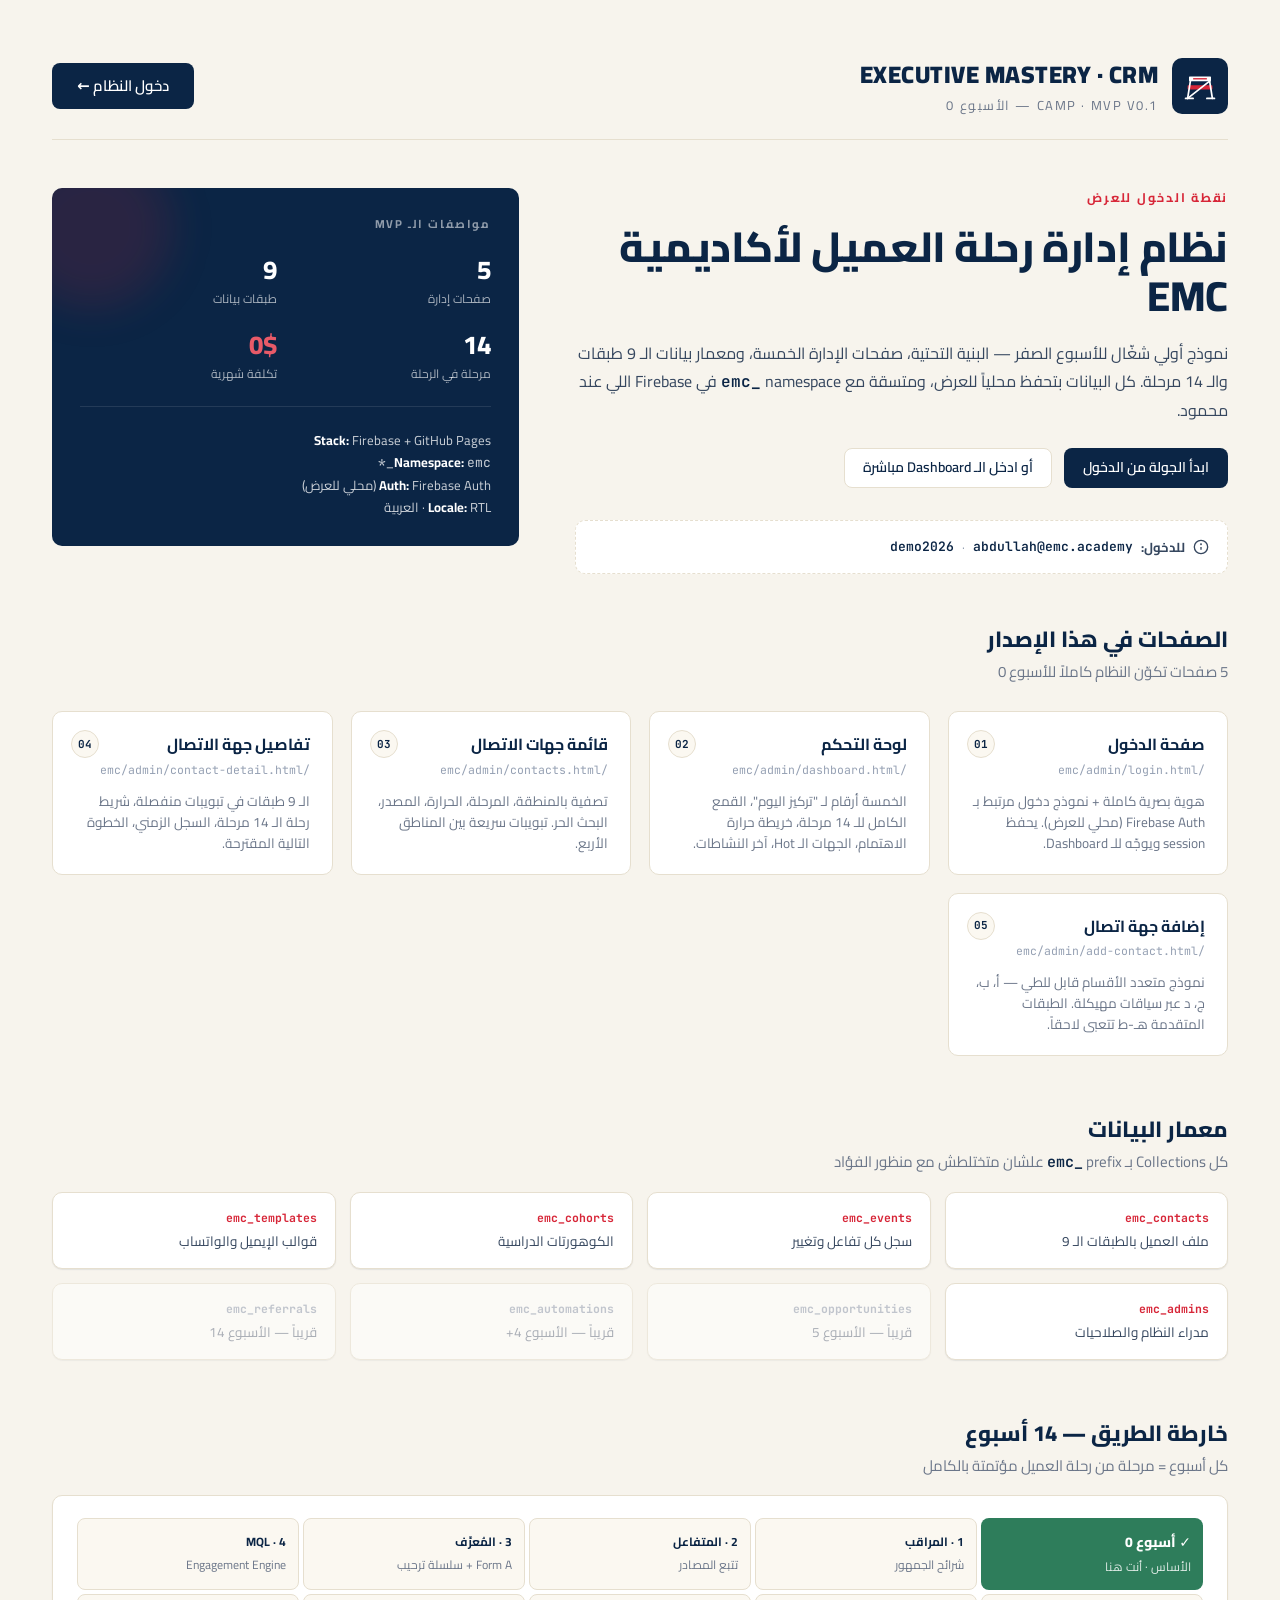
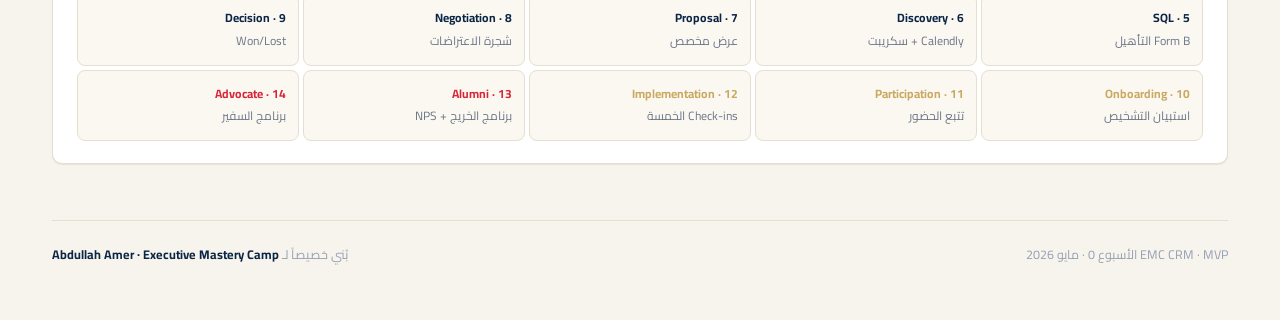
<file: emc/index.html>
<!DOCTYPE html>
<html lang="ar" dir="rtl">
<head>
<meta charset="UTF-8" />
<meta name="viewport" content="width=device-width, initial-scale=1.0" />
<title>EMC CRM · نقطة الدخول للنظام</title>
<link rel="preconnect" href="https://fonts.googleapis.com" />
<link rel="preconnect" href="https://fonts.gstatic.com" crossorigin />
<link href="https://fonts.googleapis.com/css2?family=Cairo:wght@400;500;600;700;800;900&family=JetBrains+Mono:wght@500;600&display=swap" rel="stylesheet" />
<link rel="stylesheet" href="css/emc-styles.css" />
<style>
  .index-page {
    min-height: 100vh;
    padding: 56px 32px;
    max-width: 1240px;
    margin: 0 auto;
  }
  .pages-grid {
    display: grid;
    grid-template-columns: repeat(auto-fill, minmax(280px, 1fr));
    gap: 18px;
    margin-top: 28px;
  }
  .page-card {
    background: #fff;
    border: 1px solid var(--emc-line);
    border-radius: var(--radius);
    padding: 20px 22px;
    transition: all 0.15s;
    display: block;
    color: inherit;
    position: relative;
  }
  .page-card:hover {
    border-color: var(--emc-navy);
    transform: translateY(-1px);
    box-shadow: var(--shadow-pop);
  }
  .page-card-num {
    position: absolute;
    top: 18px;
    left: 18px;
    width: 28px; height: 28px;
    background: var(--emc-cream);
    border: 1px solid var(--emc-line);
    color: var(--emc-navy);
    border-radius: 50%;
    display: grid; place-items: center;
    font-family: "JetBrains Mono", monospace;
    font-weight: 700;
    font-size: 11px;
  }
  .page-card h3 {
    margin: 0 0 4px;
    font-size: 16px;
    color: var(--emc-navy);
    font-weight: 700;
  }
  .page-card .path {
    font-family: "JetBrains Mono", monospace;
    font-size: 11.5px;
    color: var(--emc-faint);
    margin-bottom: 12px;
  }
  .page-card p {
    margin: 0;
    color: var(--emc-muted);
    font-size: 13.5px;
    line-height: 1.55;
  }
</style>
</head>
<body>

<div class="index-page" data-screen-label="00 Index">

  <!-- ─── Header ─── -->
  <header style="display:flex; align-items:center; justify-content:space-between; gap:24px; margin-bottom: 48px; padding-bottom: 24px; border-bottom: 1px solid var(--emc-line);">
    <div style="display:flex; align-items:center; gap:14px;">
      <div style="width: 56px; height: 56px; background: var(--emc-navy); border-radius: 10px; padding: 6px;">
        <svg width="100%" height="100%" viewBox="0 0 64 64" xmlns="http://www.w3.org/2000/svg">
          <rect x="16" y="18" width="32" height="7" rx="1" fill="#FFFFFF"/>
          <line x1="22" y1="21.5" x2="42" y2="21.5" stroke="#D72638" stroke-width="2"/>
          <rect x="14" y="31" width="36" height="6" rx="1" fill="#D72638"/>
          <line x1="18" y1="25" x2="14" y2="50" stroke="#FFFFFF" stroke-width="2.5" stroke-linecap="round"/>
          <line x1="46" y1="25" x2="50" y2="50" stroke="#FFFFFF" stroke-width="2.5" stroke-linecap="round"/>
          <line x1="14" y1="50" x2="46" y2="25" stroke="#FFFFFF" stroke-width="2.5" stroke-linecap="round"/>
          <line x1="11" y1="50" x2="22" y2="50" stroke="#FFFFFF" stroke-width="2.5" stroke-linecap="round"/>
          <line x1="42" y1="50" x2="53" y2="50" stroke="#FFFFFF" stroke-width="2.5" stroke-linecap="round"/>
        </svg>
      </div>
      <div>
        <div style="font-weight: 900; font-size: 24px; letter-spacing: 0.02em; color: var(--emc-navy);">EXECUTIVE MASTERY · CRM</div>
        <div style="color: var(--emc-muted); font-size: 13px; letter-spacing: 0.12em; text-transform: uppercase; margin-top: 2px;">Camp · MVP v0.1 — الأسبوع 0</div>
      </div>
    </div>
    <a href="admin/login.html" class="btn btn-primary btn-lg">دخول النظام ←</a>
  </header>

  <!-- ─── Hero ─── -->
  <section style="display:grid; grid-template-columns: 1.4fr 1fr; gap: 56px; align-items: flex-start; margin-bottom: 48px;">
    <div>
      <div style="font-size: 12.5px; letter-spacing: 0.14em; text-transform: uppercase; color: var(--emc-red); font-weight: 700; margin-bottom: 14px;">
        نقطة الدخول للعرض
      </div>
      <h1 style="font-size: 42px; font-weight: 800; line-height: 1.18; letter-spacing: -0.01em; margin: 0 0 18px; color: var(--emc-navy);">
        نظام إدارة رحلة العميل لأكاديمية EMC
      </h1>
      <p style="font-size: 16px; line-height: 1.75; color: var(--emc-ink-2); margin: 0 0 24px;">
        نموذج أولي شغّال للأسبوع الصفر — البنية التحتية، صفحات الإدارة الخمسة، ومعمار بيانات الـ 9 طبقات والـ 14 مرحلة. كل البيانات بتحفظ محلياً للعرض، ومتسقة مع <span class="mono" style="color: var(--emc-navy); font-weight: 600;">emc_</span> namespace في Firebase اللي عند محمود.
      </p>
      <div style="display: flex; gap: 12px; flex-wrap: wrap;">
        <a href="admin/login.html" class="btn btn-primary">ابدأ الجولة من الدخول</a>
        <a href="admin/dashboard.html" class="btn btn-outline">أو ادخل الـ Dashboard مباشرة</a>
      </div>

      <div style="margin-top: 32px; padding: 16px 18px; background: #fff; border: 1px dashed var(--emc-line); border-radius: 10px;">
        <div style="font-size: 13px; color: var(--emc-ink-2); display: flex; align-items: center; gap: 8px;">
          <svg width="16" height="16" viewBox="0 0 24 24" fill="none" stroke="currentColor" stroke-width="2"><circle cx="12" cy="12" r="10"/><path d="M12 16v-4"/><circle cx="12" cy="8" r="0.5" fill="currentColor"/></svg>
          <strong>للدخول:</strong>
          <span class="mono" style="color: var(--emc-navy); font-weight: 600;">abdullah@emc.academy</span>
          <span style="color: var(--emc-faint);">·</span>
          <span class="mono" style="color: var(--emc-navy); font-weight: 600;">demo2026</span>
        </div>
      </div>
    </div>

    <!-- Spec card -->
    <div style="background: var(--emc-navy); color: #fff; border-radius: var(--radius); padding: 28px; position: relative; overflow: hidden;">
      <div style="position: absolute; top: -40px; left: -40px; width: 160px; height: 160px; background: rgba(215, 38, 56, 0.15); border-radius: 50%; filter: blur(20px);"></div>
      <div style="position: relative;">
        <div style="font-size: 11.5px; letter-spacing: 0.14em; text-transform: uppercase; color: rgba(255,255,255,0.55); font-weight: 700; margin-bottom: 16px;">
          مواصفات الـ MVP
        </div>
        <div style="display: grid; grid-template-columns: 1fr 1fr; gap: 16px;">
          <div>
            <div style="font-size: 26px; font-weight: 800;">5</div>
            <div style="font-size: 12px; color: rgba(255,255,255,0.65);">صفحات إدارة</div>
          </div>
          <div>
            <div style="font-size: 26px; font-weight: 800;">9</div>
            <div style="font-size: 12px; color: rgba(255,255,255,0.65);">طبقات بيانات</div>
          </div>
          <div>
            <div style="font-size: 26px; font-weight: 800;">14</div>
            <div style="font-size: 12px; color: rgba(255,255,255,0.65);">مرحلة في الرحلة</div>
          </div>
          <div>
            <div style="font-size: 26px; font-weight: 800; color: var(--emc-red-soft);">0$</div>
            <div style="font-size: 12px; color: rgba(255,255,255,0.65);">تكلفة شهرية</div>
          </div>
        </div>
        <div style="height: 1px; background: rgba(255,255,255,0.1); margin: 22px 0;"></div>
        <div style="font-size: 13px; color: rgba(255,255,255,0.78); line-height: 1.7;">
          <strong style="color: #fff;">Stack:</strong> Firebase + GitHub Pages<br/>
          <strong style="color: #fff;">Namespace:</strong> <span class="mono">emc_*</span><br/>
          <strong style="color: #fff;">Auth:</strong> Firebase Auth (محلي للعرض)<br/>
          <strong style="color: #fff;">Locale:</strong> RTL · العربية
        </div>
      </div>
    </div>
  </section>

  <!-- ─── Pages catalog ─── -->
  <section>
    <h2 style="font-size: 22px; font-weight: 800; color: var(--emc-navy); margin: 0 0 4px;">الصفحات في هذا الإصدار</h2>
    <p style="color: var(--emc-muted); margin: 0;">5 صفحات تكوّن النظام كاملاً للأسبوع 0</p>

    <div class="pages-grid">
      <a class="page-card" href="admin/login.html">
        <div class="page-card-num">01</div>
        <h3>صفحة الدخول</h3>
        <div class="path">/emc/admin/login.html</div>
        <p>هوية بصرية كاملة + نموذج دخول مرتبط بـ Firebase Auth (محلي للعرض). يحفظ session ويوجّه للـ Dashboard.</p>
      </a>

      <a class="page-card" href="admin/dashboard.html">
        <div class="page-card-num">02</div>
        <h3>لوحة التحكم</h3>
        <div class="path">/emc/admin/dashboard.html</div>
        <p>الخمسة أرقام لـ "تركيز اليوم"، القمع الكامل للـ 14 مرحلة، خريطة حرارة الاهتمام، الجهات الـ Hot، آخر النشاطات.</p>
      </a>

      <a class="page-card" href="admin/contacts.html">
        <div class="page-card-num">03</div>
        <h3>قائمة جهات الاتصال</h3>
        <div class="path">/emc/admin/contacts.html</div>
        <p>تصفية بالمنطقة، المرحلة، الحرارة، المصدر، البحث الحر. تبويبات سريعة بين المناطق الأربع.</p>
      </a>

      <a class="page-card" href="admin/contact-detail.html?id=demo">
        <div class="page-card-num">04</div>
        <h3>تفاصيل جهة الاتصال</h3>
        <div class="path">/emc/admin/contact-detail.html</div>
        <p>الـ 9 طبقات في تبويبات منفصلة، شريط رحلة الـ 14 مرحلة، السجل الزمني، الخطوة التالية المقترحة.</p>
      </a>

      <a class="page-card" href="admin/add-contact.html">
        <div class="page-card-num">05</div>
        <h3>إضافة جهة اتصال</h3>
        <div class="path">/emc/admin/add-contact.html</div>
        <p>نموذج متعدد الأقسام قابل للطي — أ، ب، ج، د عبر سياقات مهيكلة. الطبقات المتقدمة هـ-ط تتعبى لاحقاً.</p>
      </a>
    </div>
  </section>

  <!-- ─── What's in the data layer ─── -->
  <section style="margin-top: 56px;">
    <h2 style="font-size: 22px; font-weight: 800; color: var(--emc-navy); margin: 0 0 4px;">معمار البيانات</h2>
    <p style="color: var(--emc-muted); margin: 0 0 18px;">كل Collections بـ <span class="mono" style="color: var(--emc-navy); font-weight: 600;">emc_</span> prefix علشان متختلطش مع منظور الفؤاد</p>

    <div style="display: grid; grid-template-columns: repeat(4, 1fr); gap: 14px;">
      <div class="card card-pad-sm">
        <div class="mono" style="font-size: 11.5px; color: var(--emc-red); font-weight: 700; margin-bottom: 4px;">emc_contacts</div>
        <div style="font-size: 13.5px; color: var(--emc-ink-2);">ملف العميل بالطبقات الـ 9</div>
      </div>
      <div class="card card-pad-sm">
        <div class="mono" style="font-size: 11.5px; color: var(--emc-red); font-weight: 700; margin-bottom: 4px;">emc_events</div>
        <div style="font-size: 13.5px; color: var(--emc-ink-2);">سجل كل تفاعل وتغيير</div>
      </div>
      <div class="card card-pad-sm">
        <div class="mono" style="font-size: 11.5px; color: var(--emc-red); font-weight: 700; margin-bottom: 4px;">emc_cohorts</div>
        <div style="font-size: 13.5px; color: var(--emc-ink-2);">الكوهورتات الدراسية</div>
      </div>
      <div class="card card-pad-sm">
        <div class="mono" style="font-size: 11.5px; color: var(--emc-red); font-weight: 700; margin-bottom: 4px;">emc_templates</div>
        <div style="font-size: 13.5px; color: var(--emc-ink-2);">قوالب الإيميل والواتساب</div>
      </div>
      <div class="card card-pad-sm">
        <div class="mono" style="font-size: 11.5px; color: var(--emc-red); font-weight: 700; margin-bottom: 4px;">emc_admins</div>
        <div style="font-size: 13.5px; color: var(--emc-ink-2);">مدراء النظام والصلاحيات</div>
      </div>
      <div class="card card-pad-sm" style="opacity: 0.55;">
        <div class="mono" style="font-size: 11.5px; color: var(--emc-faint); font-weight: 700; margin-bottom: 4px;">emc_opportunities</div>
        <div style="font-size: 13.5px; color: var(--emc-muted);">قريباً — الأسبوع 5</div>
      </div>
      <div class="card card-pad-sm" style="opacity: 0.55;">
        <div class="mono" style="font-size: 11.5px; color: var(--emc-faint); font-weight: 700; margin-bottom: 4px;">emc_automations</div>
        <div style="font-size: 13.5px; color: var(--emc-muted);">قريباً — الأسبوع 4+</div>
      </div>
      <div class="card card-pad-sm" style="opacity: 0.55;">
        <div class="mono" style="font-size: 11.5px; color: var(--emc-faint); font-weight: 700; margin-bottom: 4px;">emc_referrals</div>
        <div style="font-size: 13.5px; color: var(--emc-muted);">قريباً — الأسبوع 14</div>
      </div>
    </div>
  </section>

  <!-- ─── Roadmap ─── -->
  <section style="margin-top: 56px;">
    <h2 style="font-size: 22px; font-weight: 800; color: var(--emc-navy); margin: 0 0 4px;">خارطة الطريق — 14 أسبوع</h2>
    <p style="color: var(--emc-muted); margin: 0 0 18px;">كل أسبوع = مرحلة من رحلة العميل مؤتمتة بالكامل</p>

    <div class="card card-pad">
      <div style="display: grid; grid-template-columns: repeat(5, 1fr); gap: 4px; font-size: 12px;">
        <div style="padding: 14px 12px; background: var(--emc-success); color: #fff; border-radius: 8px;">
          <div style="font-weight: 800; font-size: 14px;">✓ أسبوع 0</div>
          <div style="opacity: 0.85; margin-top: 4px;">الأساس · أنت هنا</div>
        </div>
        <div style="padding: 14px 12px; background: var(--emc-cream); border: 1px solid var(--emc-line); border-radius: 8px;">
          <div style="font-weight: 700; color: var(--emc-navy);">1 · المراقب</div>
          <div style="color: var(--emc-muted); margin-top: 4px;">شرائح الجمهور</div>
        </div>
        <div style="padding: 14px 12px; background: var(--emc-cream); border: 1px solid var(--emc-line); border-radius: 8px;">
          <div style="font-weight: 700; color: var(--emc-navy);">2 · المتفاعل</div>
          <div style="color: var(--emc-muted); margin-top: 4px;">تتبع المصادر</div>
        </div>
        <div style="padding: 14px 12px; background: var(--emc-cream); border: 1px solid var(--emc-line); border-radius: 8px;">
          <div style="font-weight: 700; color: var(--emc-navy);">3 · المُعرَّف</div>
          <div style="color: var(--emc-muted); margin-top: 4px;">Form A + سلسلة ترحيب</div>
        </div>
        <div style="padding: 14px 12px; background: var(--emc-cream); border: 1px solid var(--emc-line); border-radius: 8px;">
          <div style="font-weight: 700; color: var(--emc-navy);">4 · MQL</div>
          <div style="color: var(--emc-muted); margin-top: 4px;">Engagement Engine</div>
        </div>
        <div style="padding: 14px 12px; background: var(--emc-cream); border: 1px solid var(--emc-line); border-radius: 8px;">
          <div style="font-weight: 700; color: var(--emc-navy);">5 · SQL</div>
          <div style="color: var(--emc-muted); margin-top: 4px;">Form B التأهيل</div>
        </div>
        <div style="padding: 14px 12px; background: var(--emc-cream); border: 1px solid var(--emc-line); border-radius: 8px;">
          <div style="font-weight: 700; color: var(--emc-navy);">6 · Discovery</div>
          <div style="color: var(--emc-muted); margin-top: 4px;">Calendly + سكريبت</div>
        </div>
        <div style="padding: 14px 12px; background: var(--emc-cream); border: 1px solid var(--emc-line); border-radius: 8px;">
          <div style="font-weight: 700; color: var(--emc-navy);">7 · Proposal</div>
          <div style="color: var(--emc-muted); margin-top: 4px;">عرض مخصص</div>
        </div>
        <div style="padding: 14px 12px; background: var(--emc-cream); border: 1px solid var(--emc-line); border-radius: 8px;">
          <div style="font-weight: 700; color: var(--emc-navy);">8 · Negotiation</div>
          <div style="color: var(--emc-muted); margin-top: 4px;">شجرة الاعتراضات</div>
        </div>
        <div style="padding: 14px 12px; background: var(--emc-cream); border: 1px solid var(--emc-line); border-radius: 8px;">
          <div style="font-weight: 700; color: var(--emc-navy);">9 · Decision</div>
          <div style="color: var(--emc-muted); margin-top: 4px;">Won/Lost</div>
        </div>
        <div style="padding: 14px 12px; background: var(--emc-cream); border: 1px solid var(--emc-line); border-radius: 8px;">
          <div style="font-weight: 700; color: var(--emc-gold);">10 · Onboarding</div>
          <div style="color: var(--emc-muted); margin-top: 4px;">استبيان التشخيص</div>
        </div>
        <div style="padding: 14px 12px; background: var(--emc-cream); border: 1px solid var(--emc-line); border-radius: 8px;">
          <div style="font-weight: 700; color: var(--emc-gold);">11 · Participation</div>
          <div style="color: var(--emc-muted); margin-top: 4px;">تتبع الحضور</div>
        </div>
        <div style="padding: 14px 12px; background: var(--emc-cream); border: 1px solid var(--emc-line); border-radius: 8px;">
          <div style="font-weight: 700; color: var(--emc-gold);">12 · Implementation</div>
          <div style="color: var(--emc-muted); margin-top: 4px;">Check-ins الخمسة</div>
        </div>
        <div style="padding: 14px 12px; background: var(--emc-cream); border: 1px solid var(--emc-line); border-radius: 8px;">
          <div style="font-weight: 700; color: var(--emc-red);">13 · Alumni</div>
          <div style="color: var(--emc-muted); margin-top: 4px;">برنامج الخريج + NPS</div>
        </div>
        <div style="padding: 14px 12px; background: var(--emc-cream); border: 1px solid var(--emc-line); border-radius: 8px;">
          <div style="font-weight: 700; color: var(--emc-red);">14 · Advocate</div>
          <div style="color: var(--emc-muted); margin-top: 4px;">برنامج السفير</div>
        </div>
      </div>
    </div>
  </section>

  <!-- ─── Footer ─── -->
  <footer style="margin-top: 56px; padding-top: 24px; border-top: 1px solid var(--emc-line); display: flex; justify-content: space-between; color: var(--emc-faint); font-size: 12.5px;">
    <div>EMC CRM · MVP الأسبوع 0 · مايو 2026</div>
    <div>بُني خصيصاً لـ <strong style="color: var(--emc-navy);">Abdullah Amer · Executive Mastery Camp</strong></div>
  </footer>
</div>

</body>
</html>
</file>
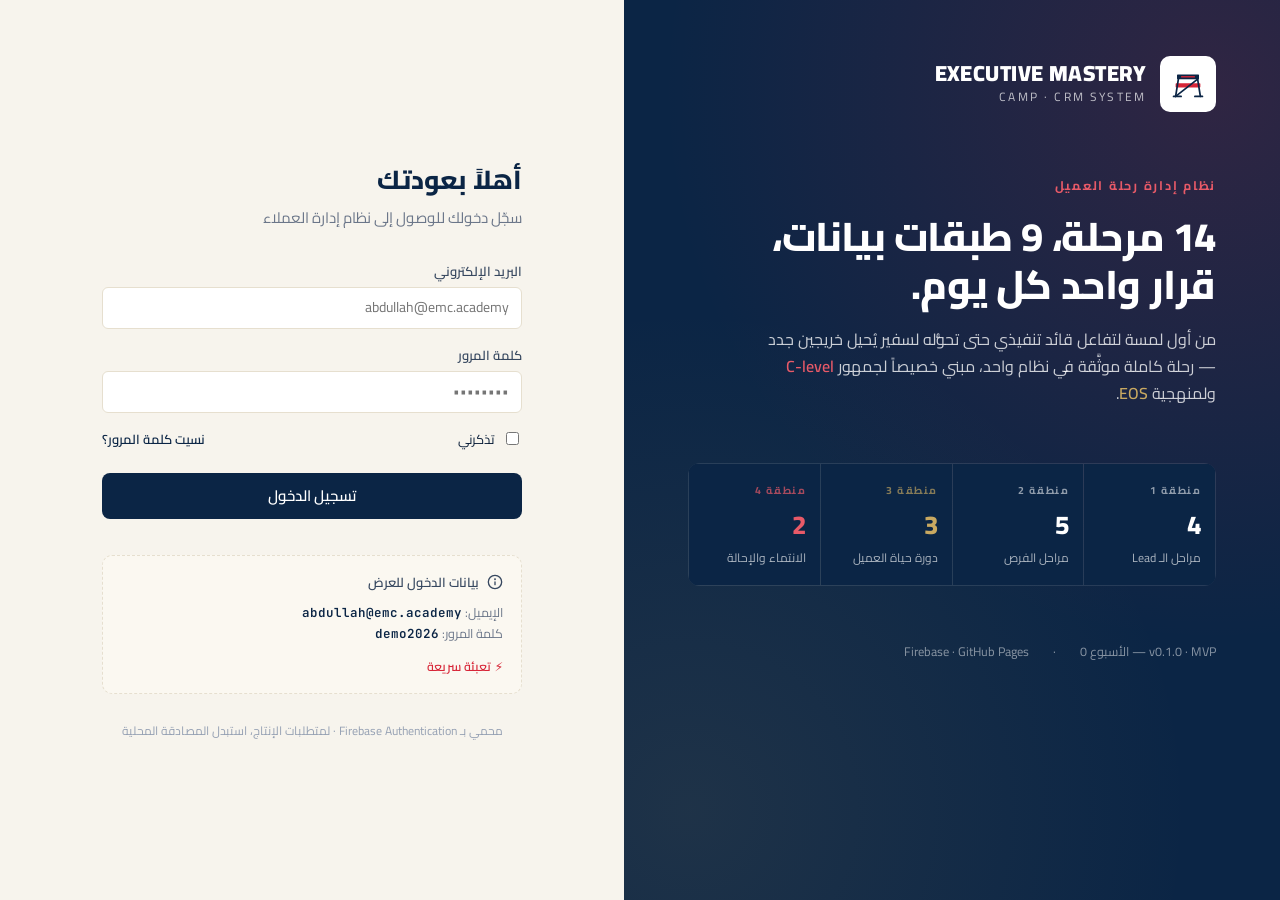
<file: emc/admin/add-contact.html>
<!DOCTYPE html>
<html lang="ar" dir="rtl">
<head>
<meta charset="UTF-8" />
<meta name="viewport" content="width=device-width, initial-scale=1.0" />
<title>إضافة جهة اتصال · EMC CRM</title>
<link rel="preconnect" href="https://fonts.googleapis.com" />
<link rel="preconnect" href="https://fonts.gstatic.com" crossorigin />
<link href="https://fonts.googleapis.com/css2?family=Cairo:wght@400;500;600;700;800;900&family=JetBrains+Mono:wght@500;600&display=swap" rel="stylesheet" />
<link rel="stylesheet" href="../css/emc-styles.css" />
<script src="../js/emc-firebase.js"></script>
<script src="../js/emc-utils.js"></script>
<script src="../js/emc-contacts.js"></script>
<script src="../js/emc-layout.js"></script>
</head>
<body data-screen-label="05 Add contact">

<div id="emc-shell-root"></div>

<template id="add-tpl">
  <div class="emc-crumbs">
    <a href="dashboard.html">لوحة التحكم</a>
    <svg width="10" height="10" viewBox="0 0 24 24" fill="none" stroke="currentColor" stroke-width="2"><polyline points="15 18 9 12 15 6"/></svg>
    <a href="contacts.html">جهات الاتصال</a>
    <svg width="10" height="10" viewBox="0 0 24 24" fill="none" stroke="currentColor" stroke-width="2"><polyline points="15 18 9 12 15 6"/></svg>
    <span>إضافة جديدة</span>
  </div>

  <div class="emc-page-head">
    <div>
      <h1 class="emc-page-title">إضافة جهة اتصال يدوياً</h1>
      <div class="emc-page-sub">تعبئة الطبقات الـ 9 — الإلزامي بس الطبقة (أ) و(ب). الباقي بيتراكم مع تقدم الرحلة.</div>
    </div>
  </div>

  <form id="add-form" style="display:grid; grid-template-columns: 1fr 320px; gap: 24px; align-items: flex-start;">
    <div>
      <!-- ──────── Layer A — Identity (open by default) ──────── -->
      <div class="form-section open" data-section="identity">
        <div class="form-section-header">
          <div class="form-section-num">أ</div>
          <div>
            <div class="form-section-title">الهوية الأساسية</div>
            <div class="form-section-sub">مين هو، وفي أنهي شركة؟</div>
          </div>
          <span class="form-section-status">إلزامي</span>
          <span class="form-section-chevron">
            <svg width="14" height="14" viewBox="0 0 24 24" fill="none" stroke="currentColor" stroke-width="2"><polyline points="6 9 12 15 18 9"/></svg>
          </span>
        </div>
        <div class="form-section-body">
          <div class="field-row">
            <div class="field">
              <label class="field-label">الاسم الكامل <span class="req">*</span></label>
              <input class="input" name="identity.fullName" required placeholder="مثال: محمود فؤاد" />
            </div>
            <div class="field">
              <label class="field-label">المنصب <span class="req">*</span></label>
              <input class="input" name="identity.title" required placeholder="مثال: المؤسس والرئيس التنفيذي" />
            </div>
          </div>
          <div class="field-row">
            <div class="field">
              <label class="field-label">اسم الشركة <span class="req">*</span></label>
              <input class="input" name="identity.companyName" required />
            </div>
            <div class="field">
              <label class="field-label">الصناعة</label>
              <select class="select" name="identity.industry">
                <option value="">— اختر —</option>
              </select>
            </div>
          </div>
          <div class="field-row-3">
            <div class="field">
              <label class="field-label">حجم الشركة</label>
              <select class="select" name="identity.companySize"><option value="">—</option></select>
            </div>
            <div class="field">
              <label class="field-label">نطاق الإيراد السنوي</label>
              <select class="select" name="identity.revenueRange"><option value="">—</option></select>
            </div>
            <div class="field">
              <label class="field-label">سنوات في السوق</label>
              <select class="select" name="identity.yearsInBusiness"><option value="">—</option></select>
            </div>
          </div>
          <div class="field-row-3">
            <div class="field">
              <label class="field-label">الدولة</label>
              <select class="select" name="identity.country">
                <option value="EG">مصر</option>
                <option value="SA">السعودية</option>
                <option value="AE">الإمارات</option>
                <option value="KW">الكويت</option>
                <option value="other">دولة أخرى</option>
              </select>
            </div>
            <div class="field">
              <label class="field-label">المدينة</label>
              <input class="input" name="identity.city" placeholder="القاهرة" />
            </div>
            <div class="field">
              <label class="field-label">لغة التواصل</label>
              <select class="select" name="identity.preferredLanguage">
                <option value="ar">العربية</option>
                <option value="en">English</option>
              </select>
            </div>
          </div>
        </div>
      </div>

      <!-- ──────── Layer B — Channels ──────── -->
      <div class="form-section open" data-section="channels">
        <div class="form-section-header">
          <div class="form-section-num">ب</div>
          <div>
            <div class="form-section-title">قنوات التواصل</div>
            <div class="form-section-sub">ازاي ومتى نوصله؟</div>
          </div>
          <span class="form-section-status">إلزامي</span>
          <span class="form-section-chevron">
            <svg width="14" height="14" viewBox="0 0 24 24" fill="none" stroke="currentColor" stroke-width="2"><polyline points="6 9 12 15 18 9"/></svg>
          </span>
        </div>
        <div class="form-section-body">
          <div class="field-row">
            <div class="field">
              <label class="field-label">البريد الإلكتروني <span class="req">*</span></label>
              <input class="input" type="email" name="channels.primaryEmail" required placeholder="name@company.com" />
            </div>
            <div class="field">
              <label class="field-label">رقم الموبايل <span class="req">*</span></label>
              <input class="input" name="channels.mobile" required placeholder="+201xxxxxxxxx" />
            </div>
          </div>
          <div class="field-row">
            <div class="field">
              <label class="field-label">واتساب <span class="hint">(لو مختلف عن الموبايل)</span></label>
              <input class="input" name="channels.whatsapp" placeholder="نفس الموبايل إن لم يُحدد" />
            </div>
            <div class="field">
              <label class="field-label">LinkedIn URL</label>
              <input class="input" name="channels.linkedinUrl" placeholder="linkedin.com/in/username" />
            </div>
          </div>
          <div class="field-row">
            <div class="field">
              <label class="field-label">القناة المفضلة</label>
              <div class="checkbox-group" id="pref-channels">
                <label class="chip-check checked"><input type="radio" name="channels.preferredChannel" value="whatsapp" checked /> واتساب</label>
                <label class="chip-check"><input type="radio" name="channels.preferredChannel" value="email" /> إيميل</label>
                <label class="chip-check"><input type="radio" name="channels.preferredChannel" value="phone" /> مكالمة</label>
              </div>
            </div>
            <div class="field">
              <label class="field-label">أفضل توقيت للتواصل</label>
              <select class="select" name="channels.bestContactTime">
                <option value="">—</option>
                <option value="morning">صباحاً (9-12)</option>
                <option value="afternoon">ظهراً (12-5)</option>
                <option value="evening">مساءً (5-10)</option>
                <option value="anytime">أي وقت</option>
              </select>
            </div>
          </div>
        </div>
      </div>

      <!-- ──────── Layer C — Context ──────── -->
      <div class="form-section" data-section="context">
        <div class="form-section-header">
          <div class="form-section-num">ج</div>
          <div>
            <div class="form-section-title">السياق</div>
            <div class="form-section-sub">إزاي عرفنا، وأخر مرة اتفاعلنا فيها متى؟</div>
          </div>
          <span class="form-section-status">اختياري</span>
          <span class="form-section-chevron">
            <svg width="14" height="14" viewBox="0 0 24 24" fill="none" stroke="currentColor" stroke-width="2"><polyline points="6 9 12 15 18 9"/></svg>
          </span>
        </div>
        <div class="form-section-body">
          <div class="field-row">
            <div class="field">
              <label class="field-label">المصدر</label>
              <select class="select" name="context.source"><option value="">—</option></select>
            </div>
            <div class="field">
              <label class="field-label">تفاصيل المصدر</label>
              <input class="input" name="context.sourceDetails" placeholder="اسم المُحيل، اسم الندوة، إلخ" />
            </div>
          </div>
          <div class="field-row">
            <div class="field">
              <label class="field-label">تاريخ أول لمسة</label>
              <input class="input" type="date" name="context.firstTouchAt" />
            </div>
            <div class="field">
              <label class="field-label">آخر تفاعل</label>
              <input class="input" type="date" name="context.lastInteractionAt" />
            </div>
          </div>
          <div class="field">
            <label class="field-label">الوسوم <span class="hint">(فعّل اللي ينطبق)</span></label>
            <div class="checkbox-group" id="tags-group">
              <label class="chip-check"><input type="checkbox" name="context.tags" value="c_level" /> C-Level</label>
              <label class="chip-check"><input type="checkbox" name="context.tags" value="high_intent" /> اهتمام عالي</label>
              <label class="chip-check"><input type="checkbox" name="context.tags" value="high_value" /> قيمة عالية</label>
              <label class="chip-check"><input type="checkbox" name="context.tags" value="family_business" /> شركة عائلية</label>
              <label class="chip-check"><input type="checkbox" name="context.tags" value="referral" /> إحالة</label>
              <label class="chip-check"><input type="checkbox" name="context.tags" value="female_leader" /> قائدة</label>
              <label class="chip-check"><input type="checkbox" name="context.tags" value="alumni_referral" /> إحالة خريج</label>
            </div>
          </div>
          <div class="field">
            <label class="field-label">ملاحظات</label>
            <textarea class="textarea" name="context.notes" placeholder="أي سياق إضافي مهم نتذكره عن جهة الاتصال دي…"></textarea>
          </div>
        </div>
      </div>

      <!-- ──────── Layer D — EOS Profile ──────── -->
      <div class="form-section" data-section="eosProfile">
        <div class="form-section-header">
          <div class="form-section-num">د</div>
          <div>
            <div class="form-section-title">الملف الخاص بـ EOS</div>
            <div class="form-section-sub">إيه السقف اللي بيصطدم بيه؟ — التشخيص الأهم في النظام</div>
          </div>
          <span class="form-section-status">اختياري</span>
          <span class="form-section-chevron">
            <svg width="14" height="14" viewBox="0 0 24 24" fill="none" stroke="currentColor" stroke-width="2"><polyline points="6 9 12 15 18 9"/></svg>
          </span>
        </div>
        <div class="form-section-body">
          <div class="field-row">
            <div class="field">
              <label class="field-label">الدور الحالي</label>
              <select class="select" name="eosProfile.currentRole"><option value="">—</option></select>
            </div>
            <div class="field">
              <label class="field-label">درجة الإلمام بـ EOS</label>
              <select class="select" name="eosProfile.eosFamiliarity"><option value="">—</option></select>
            </div>
          </div>
          <div class="field-row">
            <div class="field">
              <label class="field-label">مرحلة الشركة</label>
              <select class="select" name="eosProfile.companyStage"><option value="">—</option></select>
            </div>
            <div class="field">
              <label class="field-label">السقف اللي بيصطدم بيه</label>
              <select class="select" name="eosProfile.ceiling"><option value="">—</option></select>
            </div>
          </div>
          <div class="field">
            <label class="field-label">أي مكون من الستة محتاج تركيز أعلى؟ <span class="hint">(لغة EOS من اللحظة الأولى)</span></label>
            <div class="checkbox-group" id="comp-group">
              <label class="chip-check"><input type="radio" name="eosProfile.primaryComponent" value="vision" /> الرؤية</label>
              <label class="chip-check"><input type="radio" name="eosProfile.primaryComponent" value="people" /> الناس</label>
              <label class="chip-check"><input type="radio" name="eosProfile.primaryComponent" value="data" /> البيانات</label>
              <label class="chip-check"><input type="radio" name="eosProfile.primaryComponent" value="issues" /> القضايا</label>
              <label class="chip-check"><input type="radio" name="eosProfile.primaryComponent" value="process" /> العمليات</label>
              <label class="chip-check"><input type="radio" name="eosProfile.primaryComponent" value="traction" /> الإنجاز</label>
            </div>
          </div>
          <div class="field">
            <label class="field-label">أهداف الـ 12 شهر القادمة</label>
            <textarea class="textarea" name="eosProfile.goals12Months" placeholder="مثال: مضاعفة الإيرادات وبناء فريق قيادة مستقل…"></textarea>
          </div>
        </div>
      </div>

      <!-- ──────── Layer E-I (collapsed, advanced) ──────── -->
      <div class="form-section" data-section="advanced">
        <div class="form-section-header">
          <div class="form-section-num">+</div>
          <div>
            <div class="form-section-title">الطبقات المتقدمة (هـ، و، ز، ح، ط)</div>
            <div class="form-section-sub">التفاعل، الفرصة، العميل النشط، النتائج، نشاط السفير — بتنبني مع تقدم الرحلة</div>
          </div>
          <span class="form-section-status">يدخّل لاحقاً</span>
          <span class="form-section-chevron">
            <svg width="14" height="14" viewBox="0 0 24 24" fill="none" stroke="currentColor" stroke-width="2"><polyline points="6 9 12 15 18 9"/></svg>
          </span>
        </div>
        <div class="form-section-body">
          <div style="padding: 18px; background: var(--emc-cream); border-radius: 8px; color: var(--emc-ink-2); font-size: 13.5px; line-height: 1.7;">
            <strong>الطبقات دي مش بتتعبى في الإضافة اليدوية.</strong><br/>
            هـ. <strong>التفاعل</strong> — بتُحسب أوتوماتيكياً من الأحداث (فتح إيميل، نقر، حضور ندوة).<br/>
            و. <strong>الفرصة</strong> — تُملأ في صفحة التفاصيل عند الوصول للمرحلة 5 (SQL) فما فوق.<br/>
            ز. <strong>العميل النشط</strong> — تُفعّل عند الدفع (المرحلة 10).<br/>
            ح. <strong>النتائج</strong> — تُسجَّل بعد انتهاء البرنامج.<br/>
            ط. <strong>نشاط السفير</strong> — تُفعّل عند أول إحالة من الخريج.
          </div>
        </div>
      </div>
    </div>

    <!-- ──────── Sidebar — قرار المرحلة + الـ Submit ──────── -->
    <div style="position: sticky; top: 92px;">
      <div class="card card-pad" style="margin-bottom: 16px;">
        <h3 style="margin: 0 0 12px; font-size: 14px; font-weight: 700; color: var(--emc-navy); text-transform: uppercase; letter-spacing: 0.05em;">القرار التشغيلي</h3>

        <div class="field">
          <label class="field-label">المرحلة الحالية في الرحلة</label>
          <select class="select" name="currentStage" id="stage-select"></select>
          <div style="font-size: 12px; color: var(--emc-muted); margin-top: 6px;" id="stage-hint">—</div>
        </div>

        <div class="field">
          <label class="field-label">المسؤول</label>
          <select class="select" name="assignedTo">
            <option value="abdullah">عبدالله عامر</option>
            <option value="assistant">المساعد</option>
            <option value="unassigned">غير مُعيَّن</option>
          </select>
        </div>

        <button type="submit" class="btn btn-primary" style="width: 100%; margin-top: 6px;" id="submit-btn">
          حفظ جهة الاتصال
        </button>
        <a href="contacts.html" class="btn btn-ghost" style="width: 100%; margin-top: 8px;">إلغاء</a>
      </div>

      <div class="card card-pad" style="background: var(--emc-cream); border-color: var(--emc-line);">
        <h4 style="margin: 0 0 8px; font-size: 13px; color: var(--emc-navy); font-weight: 700;">💡 نصيحة</h4>
        <div style="font-size: 12.5px; color: var(--emc-ink-2); line-height: 1.7;">
          سجّل الطبقتين (أ) و(ب) للحد الأدنى، وحدد المصدر في (ج).
          الطبقة (د) — EOS — هي الفارق الكبير بين سجل عادي وسجل قابل للأتمتة. لو تقدر تجمعها وقت الإدخال، اعملها.
        </div>
      </div>
    </div>
  </form>
</template>

<script>
(async function () {
  const main = await EMC.layout.render({ page: 'contacts' });
  if (!main) return;
  main.innerHTML = document.getElementById('add-tpl').innerHTML;

  // ─── populate selects ───
  const setupSelect = (name, dict) => {
    const sel = document.querySelector(`[name="${name}"]`);
    if (!sel) return;
    Object.entries(dict).forEach(([k, v]) => {
      const o = document.createElement('option');
      o.value = k; o.textContent = v;
      sel.appendChild(o);
    });
  };
  setupSelect('identity.industry', EMC.INDUSTRIES);
  setupSelect('identity.companySize', EMC.COMPANY_SIZES);
  setupSelect('identity.revenueRange', EMC.REVENUE_RANGES);
  setupSelect('identity.yearsInBusiness', EMC.YEARS_IN_BUSINESS);
  setupSelect('context.source', EMC.SOURCES);
  setupSelect('eosProfile.currentRole', EMC.EOS_ROLES);
  setupSelect('eosProfile.eosFamiliarity', EMC.EOS_FAMILIARITY);
  setupSelect('eosProfile.companyStage', EMC.COMPANY_STAGES);
  setupSelect('eosProfile.ceiling', EMC.CEILINGS);

  // stages
  const stageSel = document.getElementById('stage-select');
  EMC.STAGES.forEach(s => {
    const o = document.createElement('option');
    o.value = s.id;
    o.textContent = `${String(s.id).padStart(2,'0')} · ${s.name}`;
    if (s.id === 3) o.selected = true;
    stageSel.appendChild(o);
  });
  const stageHint = document.getElementById('stage-hint');
  const updateHint = () => {
    const s = EMC.utils.getStage(parseInt(stageSel.value));
    stageHint.textContent = s ? s.sub : '';
  };
  stageSel.addEventListener('change', updateHint);
  updateHint();

  // ─── collapsibles ───
  document.querySelectorAll('.form-section-header').forEach(h => {
    h.addEventListener('click', (e) => {
      if (e.target.tagName === 'INPUT' || e.target.tagName === 'LABEL') return;
      h.closest('.form-section').classList.toggle('open');
    });
  });

  // ─── chip checks ───
  document.querySelectorAll('.chip-check').forEach(chip => {
    chip.addEventListener('click', () => {
      const inp = chip.querySelector('input');
      if (inp.type === 'radio') {
        chip.closest('.checkbox-group').querySelectorAll('.chip-check').forEach(c => c.classList.remove('checked'));
        chip.classList.add('checked');
        inp.checked = true;
      } else {
        chip.classList.toggle('checked', inp.checked);
      }
    });
    // restore from input change
    const inp = chip.querySelector('input');
    if (inp.checked) chip.classList.add('checked');
  });

  // ─── submit ───
  document.getElementById('add-form').addEventListener('submit', async (e) => {
    e.preventDefault();
    const form = e.target;
    const btn = document.getElementById('submit-btn');
    btn.disabled = true;
    btn.textContent = 'جاري الحفظ…';

    // build nested data
    const data = {};
    const inputs = form.querySelectorAll('input, select, textarea');
    inputs.forEach(inp => {
      if (!inp.name) return;
      let val;
      if (inp.type === 'checkbox') {
        if (!inp.checked) return;
        const path = inp.name.split('.');
        let target = data;
        for (let i = 0; i < path.length - 1; i++) {
          target[path[i]] = target[path[i]] || {};
          target = target[path[i]];
        }
        const lastKey = path[path.length - 1];
        target[lastKey] = target[lastKey] || [];
        target[lastKey].push(inp.value);
        return;
      }
      if (inp.type === 'radio') {
        if (!inp.checked) return;
        val = inp.value;
      } else {
        val = inp.value;
      }
      if (val === '') return;

      const path = inp.name.split('.');
      let target = data;
      for (let i = 0; i < path.length - 1; i++) {
        target[path[i]] = target[path[i]] || {};
        target = target[path[i]];
      }
      target[path[path.length - 1]] = val;
    });

    // build full name
    if (data.identity && data.identity.fullName) {
      const parts = data.identity.fullName.trim().split(/\s+/);
      data.identity.firstName = parts[0];
      data.identity.lastName = parts.slice(1).join(' ');
    }

    // whatsapp fallback
    if (data.channels && !data.channels.whatsapp && data.channels.mobile) {
      data.channels.whatsapp = data.channels.mobile;
    }

    // first/last touch defaults
    const today = new Date().toISOString();
    if (data.context && !data.context.firstTouchAt) data.context.firstTouchAt = today;
    if (data.context && !data.context.lastInteractionAt) data.context.lastInteractionAt = today;

    // stage
    data.currentStage = parseInt(form.querySelector('[name="currentStage"]').value) || 3;
    data.assignedTo = form.querySelector('[name="assignedTo"]').value;

    try {
      const id = await EMC.contacts.create(data);
      EMC.utils.toast('تم حفظ جهة الاتصال بنجاح', 'success');
      setTimeout(() => window.location.href = `contact-detail.html?id=${id}`, 700);
    } catch (err) {
      console.error(err);
      EMC.utils.toast('خطأ: ' + err.message, 'error');
      btn.disabled = false;
      btn.textContent = 'حفظ جهة الاتصال';
    }
  });
})();
</script>
</body>
</html>
</file>
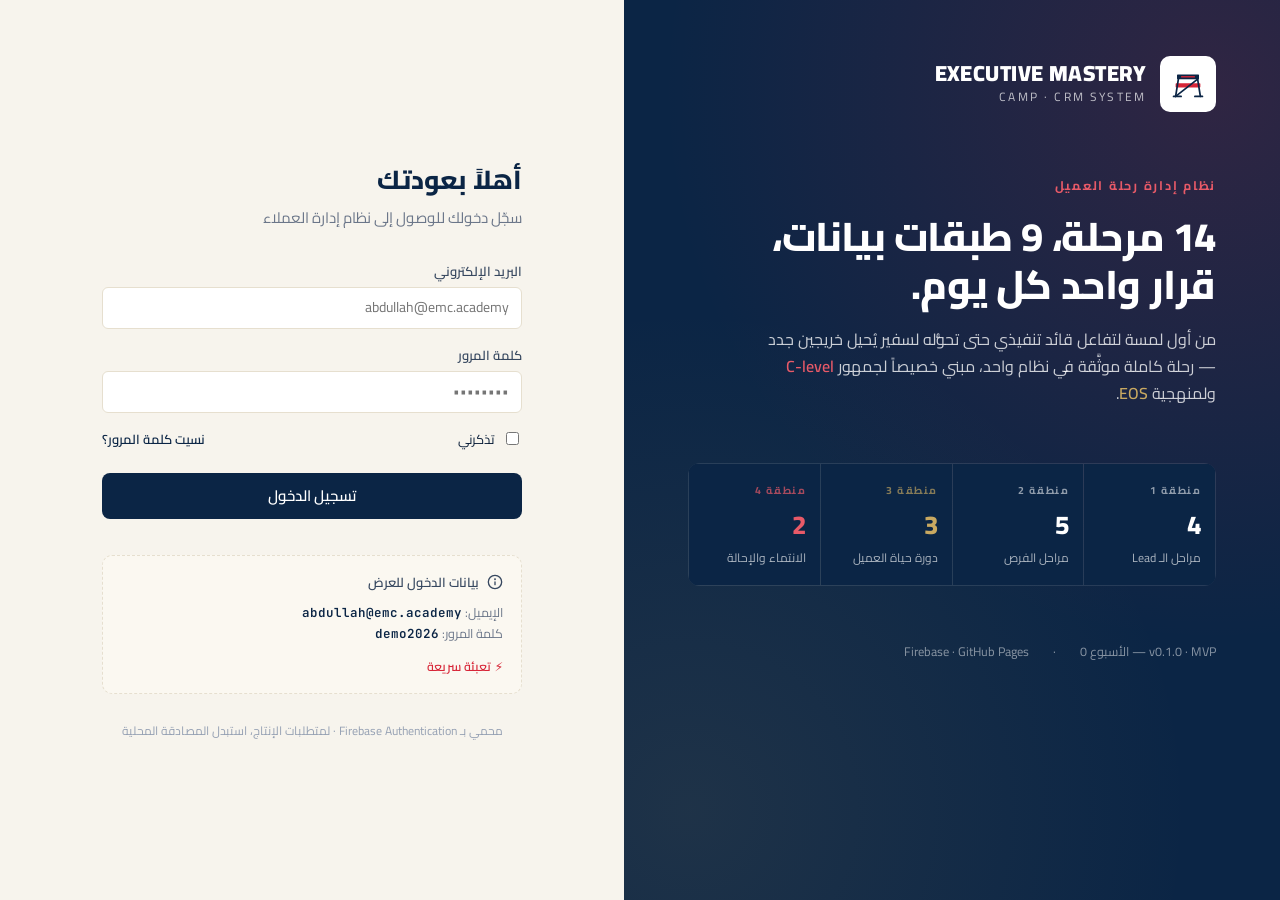
<file: emc/admin/contact-detail.html>
<!DOCTYPE html>
<html lang="ar" dir="rtl">
<head>
<meta charset="UTF-8" />
<meta name="viewport" content="width=device-width, initial-scale=1.0" />
<title>تفاصيل جهة الاتصال · EMC CRM</title>
<link rel="preconnect" href="https://fonts.googleapis.com" />
<link rel="preconnect" href="https://fonts.gstatic.com" crossorigin />
<link href="https://fonts.googleapis.com/css2?family=Cairo:wght@400;500;600;700;800;900&family=JetBrains+Mono:wght@500;600&display=swap" rel="stylesheet" />
<link rel="stylesheet" href="../css/emc-styles.css" />
<script src="../js/emc-firebase.js"></script>
<script src="../js/emc-utils.js"></script>
<script src="../js/emc-contacts.js"></script>
<script src="../js/emc-layout.js"></script>
<style>
  /* Detail-specific */
  .detail-hero {
    background: #fff;
    border: 1px solid var(--emc-line);
    border-radius: var(--radius);
    overflow: hidden;
    margin-bottom: 22px;
  }
  .detail-hero-top {
    padding: 22px 26px;
    display: flex;
    align-items: flex-start;
    gap: 18px;
    border-bottom: 1px solid var(--emc-line);
  }
  .detail-avatar-lg {
    width: 64px; height: 64px;
    border-radius: 50%;
    color: #fff;
    display: grid; place-items: center;
    font-weight: 800;
    font-size: 22px;
    flex-shrink: 0;
  }
  .detail-name { font-size: 24px; font-weight: 800; color: var(--emc-navy); margin: 0; }
  .detail-sub { color: var(--emc-muted); font-size: 14px; margin-top: 2px; }
  .detail-tag-row { display: flex; gap: 8px; margin-top: 12px; flex-wrap: wrap; }

  .layer-card {
    background: #fff;
    border: 1px solid var(--emc-line);
    border-radius: var(--radius);
    padding: 22px 26px;
    margin-bottom: 16px;
  }
  .layer-card-header {
    display: flex;
    align-items: center;
    gap: 12px;
    margin-bottom: 18px;
    padding-bottom: 14px;
    border-bottom: 1px solid var(--emc-line-soft);
  }
  .layer-letter {
    width: 32px; height: 32px;
    border-radius: 8px;
    background: var(--emc-navy);
    color: #fff;
    display: grid; place-items: center;
    font-family: "JetBrains Mono", monospace;
    font-weight: 700;
    font-size: 14px;
    flex-shrink: 0;
  }
  .layer-title { font-size: 16px; font-weight: 700; color: var(--emc-navy); margin: 0; }
  .layer-question { color: var(--emc-muted); font-size: 12.5px; margin-top: 2px; }

  .field-display {
    margin-bottom: 14px;
  }
  .field-display .key {
    font-size: 11.5px;
    text-transform: uppercase;
    letter-spacing: 0.05em;
    color: var(--emc-muted);
    font-weight: 600;
    margin-bottom: 4px;
  }
  .field-display .val {
    font-size: 14px;
    color: var(--emc-ink);
    font-weight: 500;
  }
  .field-display .val.empty { color: var(--emc-faint); font-style: italic; font-weight: 400; }

  .meter {
    height: 6px;
    background: var(--emc-line-soft);
    border-radius: 99px;
    overflow: hidden;
    margin: 6px 0 2px;
  }
  .meter > div {
    height: 100%;
    background: var(--emc-navy);
    border-radius: 99px;
    transition: width 0.4s;
  }
  .meter > div.gold { background: var(--emc-gold); }
  .meter > div.red { background: var(--emc-red); }
  .meter > div.success { background: var(--emc-success); }
</style>
</head>
<body data-screen-label="04 Contact detail">

<div id="emc-shell-root"></div>

<template id="detail-tpl">
  <div class="emc-crumbs">
    <a href="dashboard.html">لوحة التحكم</a>
    <svg width="10" height="10" viewBox="0 0 24 24" fill="none" stroke="currentColor" stroke-width="2"><polyline points="15 18 9 12 15 6"/></svg>
    <a href="contacts.html">جهات الاتصال</a>
    <svg width="10" height="10" viewBox="0 0 24 24" fill="none" stroke="currentColor" stroke-width="2"><polyline points="15 18 9 12 15 6"/></svg>
    <span id="crumb-name">…</span>
  </div>

  <div id="detail-content"></div>
</template>

<script>
(async function () {
  const main = await EMC.layout.render({ page: 'contacts' });
  if (!main) return;
  await EMC.seedIfEmpty();

  main.innerHTML = document.getElementById('detail-tpl').innerHTML;

  const params = new URLSearchParams(window.location.search);
  const id = params.get('id');
  if (!id) {
    document.getElementById('detail-content').innerHTML = `<div class="empty"><h3>لا توجد جهة اتصال محددة</h3><a href="contacts.html" class="btn btn-primary" style="margin-top:14px;">عرض كل جهات الاتصال</a></div>`;
    return;
  }

  const c = await EMC.contacts.get(id);
  if (!c) {
    document.getElementById('detail-content').innerHTML = `<div class="empty"><h3>جهة الاتصال غير موجودة</h3></div>`;
    return;
  }

  document.getElementById('crumb-name').textContent = c.identity.fullName;
  document.title = `${c.identity.fullName} · EMC CRM`;

  const stage = EMC.utils.getStage(c.currentStage);
  const temp = c.engagement?.temperature || 'cold';
  const tempLabel = EMC.utils.temperatureLabel(temp);
  const events = await EMC.events.listForContact(id);

  // ─── Layers definition ───
  const layers = [
    { letter: 'أ', code: 'identity',   title: 'الهوية الأساسية', q: 'مين هو وفي أنهي شركة؟' },
    { letter: 'ب', code: 'channels',   title: 'قنوات التواصل',   q: 'ازاي ومتى نوصله؟' },
    { letter: 'ج', code: 'context',    title: 'السياق',          q: 'إزاي عرفنا، وأخر مرة اتفاعلنا فيها متى؟' },
    { letter: 'د', code: 'eosProfile', title: 'الملف الخاص بـ EOS', q: 'إيه السقف اللي بيصطدم بيه؟' },
    { letter: 'هـ',code: 'engagement', title: 'التفاعل والاهتمام', q: 'قد إيه ساخن دلوقتي؟' },
    { letter: 'و', code: 'opportunity',title: 'الفرصة',          q: 'إيه قيمتها واحتمالية الإغلاق؟' },
    { letter: 'ز', code: 'customer',   title: 'العميل النشط',    q: 'لو سجّل، تقدمه إزاي في الدورة؟' },
    { letter: 'ح', code: 'outcomes',   title: 'النتائج والأثر',  q: 'البرنامج عمل إيه له فعلاً؟' },
    { letter: 'ط', code: 'advocacy',   title: 'نشاط السفير',    q: 'بيُحيل قد إيه؟' }
  ];

  // ─── Build hero ───
  const root = document.getElementById('detail-content');
  root.innerHTML = `
    <!-- HERO -->
    <div class="detail-hero">
      <div class="detail-hero-top">
        <div class="detail-avatar-lg" style="background: ${EMC.utils.avatarColor(c.identity.fullName)}">
          ${EMC.utils.initials(c.identity.fullName)}
        </div>
        <div style="flex: 1;">
          <h1 class="detail-name">${c.identity.fullName}</h1>
          <div class="detail-sub">${c.identity.title || '—'} · <strong style="color: var(--emc-ink);">${c.identity.companyName || '—'}</strong></div>
          <div class="detail-tag-row">
            <span class="badge badge-heat-${temp}"><span class="heat-dot ${temp}"></span>${tempLabel} · ${c.engagement?.engagementScore || 0}/100</span>
            <span class="badge badge-stage">${String(stage.id).padStart(2, '0')} · ${stage.name}</span>
            <span class="badge">المنطقة ${stage.zone} · ${stage.zoneName}</span>
            ${(c.context?.tags || []).map(t => `<span class="badge">#${t}</span>`).join('')}
          </div>
        </div>
        <div style="display:flex; gap: 8px; flex-direction: column; align-items: stretch;">
          <a href="https://wa.me/${(c.channels?.whatsapp || '').replace(/[^\d]/g, '')}" target="_blank" class="btn btn-accent btn-sm">
            <svg width="14" height="14" viewBox="0 0 24 24" fill="currentColor"><path d="M17.5 14.4c-.3-.1-1.6-.8-1.9-.9-.3-.1-.4-.1-.6.1-.2.3-.7.9-.8 1-.2.2-.3.2-.6.1-.3-.1-1.2-.4-2.3-1.4-.9-.8-1.4-1.7-1.6-2-.2-.3 0-.5.1-.6.1-.1.3-.3.4-.5l.3-.4c.1-.2 0-.3-.1-.5L9.6 7c-.2-.5-.4-.4-.6-.4h-.5c-.2 0-.5.1-.7.3-.2.3-.9.9-.9 2.2 0 1.3.9 2.5 1.1 2.7.1.2 1.8 2.8 4.4 3.9.6.3 1.1.4 1.5.5.6.2 1.2.2 1.6.1.5-.1 1.6-.6 1.8-1.3.2-.7.2-1.2.1-1.3 0-.1-.2-.2-.5-.3zM12 2C6.5 2 2 6.5 2 12c0 1.7.4 3.4 1.3 4.9L2 22l5.2-1.4c1.4.8 3.1 1.2 4.8 1.2 5.5 0 10-4.5 10-10S17.5 2 12 2zm0 18.3c-1.5 0-3-.4-4.3-1.2l-.3-.2-3.1.8.8-3-.2-.3c-.9-1.4-1.3-3-1.3-4.5 0-4.6 3.8-8.3 8.4-8.3 4.6 0 8.3 3.8 8.3 8.3s-3.7 8.4-8.3 8.4z"/></svg>
            واتساب
          </a>
          <button class="btn btn-outline btn-sm" id="move-stage-btn">↑ نقل لمرحلة</button>
        </div>
      </div>

      <!-- Pipeline strip -->
      <div style="padding: 16px 26px;">
        <div style="font-size: 12px; color: var(--emc-muted); margin-bottom: 10px; display:flex; align-items:center; gap: 8px;">
          <span style="font-weight: 700; color: var(--emc-ink-2);">رحلة العميل</span>
          <span>·</span>
          <span>المرحلة ${stage.id} من 14</span>
        </div>
        <div class="pipeline" id="pipeline-strip"></div>
      </div>
    </div>

    <!-- Quick stats -->
    <div class="grid-4" style="margin-bottom: 22px;">
      <div class="stat-card accent-navy">
        <div class="stat-label">نقاط التفاعل</div>
        <div class="stat-value">${c.engagement?.engagementScore || 0}</div>
        <div class="meter"><div style="width:${c.engagement?.engagementScore || 0}%; background: ${temp === 'burning' ? 'var(--emc-red)' : temp === 'hot' ? '#D97540' : temp === 'warm' ? 'var(--emc-gold)' : 'var(--heat-cold)'}"></div></div>
      </div>
      <div class="stat-card accent-gold">
        <div class="stat-label">قيمة الفرصة</div>
        <div class="stat-value" style="font-size: 22px;">${EMC.utils.formatCurrency(c.opportunity?.expectedValue || 0)}</div>
        <div class="stat-meta">احتمال إغلاق ${c.opportunity?.closeProbability || 0}%</div>
      </div>
      <div class="stat-card accent-red">
        <div class="stat-label">آخر تفاعل</div>
        <div class="stat-value" style="font-size: 17px;">${EMC.utils.formatDate(c.context?.lastInteractionAt || c.createdAt, { relative: true })}</div>
        <div class="stat-meta">${c.engagement?.callsCount || 0} مكالمة · ${c.engagement?.emailOpens || 0} فتح إيميل</div>
      </div>
      <div class="stat-card accent-success">
        <div class="stat-label">المصدر</div>
        <div class="stat-value" style="font-size: 17px;">${EMC.SOURCES[c.context?.source] || '—'}</div>
        <div class="stat-meta">${c.context?.sourceDetails || '—'}</div>
      </div>
    </div>

    <!-- Tabs -->
    <div class="tab-strip" id="tabs"></div>

    <div style="display:grid; grid-template-columns: 1fr 320px; gap: 22px;">
      <div id="tab-panels"></div>

      <!-- Sidebar: timeline + next steps -->
      <div>
        <div class="card card-pad">
          <h3 style="margin: 0 0 14px; font-size: 14px; color: var(--emc-navy); font-weight: 700; text-transform: uppercase; letter-spacing: 0.05em;">السجل الزمني</h3>
          <div class="timeline" id="contact-timeline"></div>
        </div>

        <div class="card card-pad" style="margin-top: 16px; background: var(--emc-navy); color: #fff; border-color: var(--emc-navy);">
          <div style="display:flex; align-items:center; gap:8px; margin-bottom: 10px;">
            <svg width="16" height="16" viewBox="0 0 24 24" fill="none" stroke="currentColor" stroke-width="2" stroke-linecap="round" stroke-linejoin="round"><polygon points="13 2 4 14 12 14 11 22 20 10 12 10"/></svg>
            <span style="font-weight: 700; font-size: 13px; text-transform: uppercase; letter-spacing: 0.05em;">الخطوة التالية المقترحة</span>
          </div>
          <div style="font-size: 14.5px; line-height: 1.6;" id="next-step-text"></div>
          <button class="btn btn-accent btn-sm" style="margin-top: 16px;" id="schedule-btn">جدولة المهمة</button>
        </div>
      </div>
    </div>
  `;

  // ─── Pipeline strip ───
  const pipeline = document.getElementById('pipeline-strip');
  pipeline.innerHTML = EMC.STAGES.map(s => {
    let cls = '';
    if (s.id < c.currentStage) cls = 'done';
    if (s.id === c.currentStage) cls = 'current';
    return `<div class="pipeline-stage ${cls}" title="${s.name}">
      <span class="pipeline-num">${s.id}</span>
      <span>${s.name}</span>
    </div>`;
  }).join('');

  // ─── Tabs ───
  const tabsEl = document.getElementById('tabs');
  tabsEl.innerHTML = layers.map((l, i) => `
    <button class="tab-btn ${i === 0 ? 'active' : ''}" data-tab="${l.code}">
      <span class="tab-letter">${l.letter}</span>
      <span>${l.title}</span>
    </button>
  `).join('');

  const panelsEl = document.getElementById('tab-panels');
  panelsEl.innerHTML = layers.map((l, i) => `
    <div class="tab-panel ${i === 0 ? 'active' : ''}" data-panel="${l.code}">
      <div class="layer-card">
        <div class="layer-card-header">
          <div class="layer-letter">${l.letter}</div>
          <div>
            <h2 class="layer-title">${l.title}</h2>
            <div class="layer-question">${l.q}</div>
          </div>
        </div>
        ${renderLayer(l.code, c)}
      </div>
    </div>
  `).join('');

  tabsEl.querySelectorAll('.tab-btn').forEach(btn => {
    btn.addEventListener('click', () => {
      tabsEl.querySelectorAll('.tab-btn').forEach(b => b.classList.remove('active'));
      panelsEl.querySelectorAll('.tab-panel').forEach(p => p.classList.remove('active'));
      btn.classList.add('active');
      panelsEl.querySelector(`[data-panel="${btn.dataset.tab}"]`).classList.add('active');
    });
  });

  // ─── Timeline ───
  const stageColors = { stage_change: 'gold', manual_note: 'navy', email_open: 'red', call_logged: 'red' };
  const stageLabels = { stage_change: 'نقل مرحلة', manual_note: 'ملاحظة', email_open: 'فتح إيميل', call_logged: 'مكالمة' };
  const tl = events.map(ev => {
    let title;
    if (ev.type === 'stage_change') {
      const f = EMC.utils.getStage(ev.data.from);
      const t = EMC.utils.getStage(ev.data.to);
      title = `${f?.name || '—'} → <strong>${t?.name}</strong>`;
    } else if (ev.type === 'manual_note') {
      title = `تم ${ev.data?.action === 'created' ? 'إنشاء جهة الاتصال' : 'تحديث البيانات'}`;
    } else {
      title = stageLabels[ev.type] || ev.type;
    }
    return `
      <div class="timeline-item">
        <div class="timeline-dot ${stageColors[ev.type] || 'navy'}"></div>
        <div class="timeline-content">
          <div class="timeline-title" style="font-size: 13px;">${title}</div>
          <div class="timeline-meta">${EMC.utils.formatDate(ev.timestamp, { relative: true })}</div>
        </div>
      </div>
    `;
  }).join('');
  document.getElementById('contact-timeline').innerHTML = tl || `<div style="font-size: 13px; color: var(--emc-muted);">لا توجد أحداث مسجلة بعد.</div>`;

  // ─── Next step ───
  const nextStepMap = {
    1: 'حدد شريحة مستهدفة وابدأ حملة اكتشاف.',
    2: 'وجّه له محتوى قيمة (دليل أو حالة) عشان تحوّله لمُعرَّف.',
    3: 'تأكد إنه استلم سلسلة الترحيب وتابعه بعد 7 أيام.',
    4: 'دعوة لندوة أو ساعة مفتوحة لرفع التفاعل، أو جدولة مكالمة تأهيل.',
    5: 'حدد موعد مكالمة استكشاف خلال 5 أيام.',
    6: 'بعد المكالمة: ابعث ملخص + قرار Fit/No-fit خلال 24 ساعة.',
    7: 'تابع استلام العرض، وتأكد إنه قرأه. بعد 5 أيام بدون رد، اتدخل بزاوية جديدة.',
    8: 'سجّل الاعتراضات في النظام، ورد بسكريبت مُعدّ مسبقاً.',
    9: 'لو Won: ابدأ Onboarding فوراً. لو Lost: وثّق السبب وأضفه لـ Re-engagement.',
    10: 'تأكد من اكتمال استبيان التشخيص قبل أول جلسة.',
    11: 'تابع الحضور وإنجاز المهام (Rocks).',
    12: 'Check-in بعد 14 يوم. اسأل عن تطبيق كل من الـ 6 مكونات.',
    13: 'اطلب شهادة في اللحظة الذهبية + استبيان NPS.',
    14: 'كافئ السفير، وأشركه في فعالية، وقدّم له لوحة الإحالات.'
  };
  document.getElementById('next-step-text').textContent = nextStepMap[c.currentStage] || '—';

  // ─── Actions ───
  document.getElementById('move-stage-btn').addEventListener('click', async () => {
    const next = c.currentStage + 1;
    if (next > 14) { EMC.utils.toast('وصل بالفعل لآخر مرحلة', 'default'); return; }
    const nextStage = EMC.utils.getStage(next);
    if (!confirm(`نقل ${c.identity.fullName} إلى المرحلة ${next} — ${nextStage.name}؟`)) return;
    await EMC.contacts.moveToStage(id, next, 'نقل يدوي من صفحة التفاصيل');
    EMC.utils.toast('تم نقل المرحلة', 'success');
    setTimeout(() => window.location.reload(), 800);
  });

  document.getElementById('schedule-btn').addEventListener('click', () => {
    EMC.utils.toast('قريباً — نظام جدولة المهام', 'default');
  });

  // ─── Layer render functions ───
  function fieldDisplay(key, value, options = {}) {
    const isEmpty = value === '' || value == null;
    return `
      <div class="field-display">
        <div class="key">${key}</div>
        <div class="val ${isEmpty ? 'empty' : ''}">${isEmpty ? 'غير مُسجّل' : value}</div>
      </div>
    `;
  }

  function renderLayer(code, c) {
    switch (code) {
      case 'identity': return `
        <div class="grid-3">
          ${fieldDisplay('الاسم الكامل', c.identity.fullName)}
          ${fieldDisplay('المنصب', c.identity.title)}
          ${fieldDisplay('الشركة', c.identity.companyName)}
          ${fieldDisplay('الصناعة', EMC.INDUSTRIES[c.identity.industry])}
          ${fieldDisplay('حجم الشركة', EMC.COMPANY_SIZES[c.identity.companySize])}
          ${fieldDisplay('نطاق الإيراد', EMC.REVENUE_RANGES[c.identity.revenueRange])}
          ${fieldDisplay('سنوات في السوق', EMC.YEARS_IN_BUSINESS[c.identity.yearsInBusiness])}
          ${fieldDisplay('المدينة', c.identity.city)}
          ${fieldDisplay('لغة التواصل', c.identity.preferredLanguage === 'ar' ? 'العربية' : 'الإنجليزية')}
        </div>`;
      case 'channels': return `
        <div class="grid-2">
          ${fieldDisplay('البريد الأساسي', c.channels.primaryEmail)}
          ${fieldDisplay('الموبايل', c.channels.mobile)}
          ${fieldDisplay('واتساب', c.channels.whatsapp)}
          ${fieldDisplay('LinkedIn', c.channels.linkedinUrl)}
          ${fieldDisplay('القناة المفضلة', EMC.PREFERRED_CHANNELS[c.channels.preferredChannel])}
          ${fieldDisplay('أفضل توقيت', c.channels.bestContactTime)}
        </div>`;
      case 'context': return `
        <div class="grid-2">
          ${fieldDisplay('المصدر', EMC.SOURCES[c.context.source])}
          ${fieldDisplay('تفاصيل المصدر', c.context.sourceDetails)}
          ${fieldDisplay('تاريخ أول لمسة', EMC.utils.formatDate(c.context.firstTouchAt))}
          ${fieldDisplay('آخر تفاعل', EMC.utils.formatDate(c.context.lastInteractionAt))}
          ${fieldDisplay('الوسوم', (c.context.tags || []).map(t => `#${t}`).join(' · '))}
        </div>
        <div class="h-divide"></div>
        <div class="field-display">
          <div class="key">ملاحظات</div>
          <div class="val ${!c.context.notes ? 'empty' : ''}" style="white-space:pre-wrap;">${c.context.notes || 'لا توجد ملاحظات'}</div>
        </div>`;
      case 'eosProfile': return `
        <div class="grid-2">
          ${fieldDisplay('الدور الحالي', EMC.EOS_ROLES[c.eosProfile.currentRole])}
          ${fieldDisplay('درجة الإلمام بـ EOS', EMC.EOS_FAMILIARITY[c.eosProfile.eosFamiliarity])}
          ${fieldDisplay('مرحلة الشركة', EMC.COMPANY_STAGES[c.eosProfile.companyStage])}
          ${fieldDisplay('السقف اللي بيصطدم بيه', EMC.CEILINGS[c.eosProfile.ceiling])}
          ${fieldDisplay('المكون الأساسي اللي محتاج تركيز', EMC.EOS_COMPONENTS[c.eosProfile.primaryComponent])}
        </div>
        <div class="h-divide"></div>
        <div class="field-display">
          <div class="key">نقاط الألم</div>
          <div class="val">${(c.eosProfile.pains || []).length ? (c.eosProfile.pains || []).map(p => `<div style="padding: 6px 12px; background: var(--emc-cream); border-radius: 6px; margin-bottom: 4px; display: inline-block; margin-inline-end: 6px;">⚠️ ${p}</div>`).join('') : '<span class="empty">غير مُسجّل</span>'}</div>
        </div>
        <div class="field-display">
          <div class="key">أهداف الـ 12 شهر القادمة</div>
          <div class="val ${!c.eosProfile.goals12Months ? 'empty' : ''}">${c.eosProfile.goals12Months || 'غير مُسجّل'}</div>
        </div>`;
      case 'engagement':
        const score = c.engagement.engagementScore || 0;
        return `
        <div style="display: grid; grid-template-columns: 1fr 1fr 1fr 1fr; gap: 12px; margin-bottom: 22px;">
          <div class="stat-card accent-navy"><div class="stat-label">فتح إيميل</div><div class="stat-value">${c.engagement.emailOpens || 0}</div></div>
          <div class="stat-card accent-navy"><div class="stat-label">نقرات</div><div class="stat-value">${c.engagement.emailClicks || 0}</div></div>
          <div class="stat-card accent-red"><div class="stat-label">مكالمات</div><div class="stat-value">${c.engagement.callsCount || 0}</div></div>
          <div class="stat-card accent-gold"><div class="stat-label">فعاليات</div><div class="stat-value">${(c.engagement.eventsAttended || []).length}</div></div>
        </div>
        <div class="field-display">
          <div class="key">نقاط التفاعل (Engagement Score)</div>
          <div style="display:flex; align-items:center; gap:14px;">
            <div style="flex:1;">
              <div class="meter" style="height: 10px;"><div style="width:${score}%; background:${temp === 'burning' ? 'var(--emc-red)' : temp === 'hot' ? '#D97540' : temp === 'warm' ? 'var(--emc-gold)' : 'var(--heat-cold)'}"></div></div>
              <div style="display:flex; justify-content:space-between; font-size:11px; color:var(--emc-faint); margin-top: 4px;">
                <span>0 · بارد</span><span>31 · دافئ</span><span>61 · حار</span><span>81 · مشتعل</span>
              </div>
            </div>
            <div style="font-size: 28px; font-weight: 800; color: var(--emc-navy); font-variant-numeric: tabular-nums;">${score}</div>
          </div>
        </div>`;
      case 'opportunity': return `
        <div class="grid-2">
          ${fieldDisplay('القيمة المتوقعة', EMC.utils.formatCurrency(c.opportunity.expectedValue))}
          ${fieldDisplay('احتمالية الإغلاق', c.opportunity.closeProbability ? c.opportunity.closeProbability + '%' : null)}
          ${fieldDisplay('التاريخ المتوقع للإغلاق', EMC.utils.formatDate(c.opportunity.expectedCloseDate))}
          ${fieldDisplay('دور صانع القرار', EMC.DECISION_ROLES[c.opportunity.decisionRole])}
          ${fieldDisplay('تأكيد الميزانية', EMC.BUDGET_CONFIRMED[c.opportunity.budgetConfirmed])}
          ${fieldDisplay('إلحاحية التوقيت', EMC.TIMELINE_URGENCY[c.opportunity.timelineUrgency])}
        </div>
        <div class="h-divide"></div>
        <div class="field-display">
          <div class="key">أصحاب المصلحة الداخليين</div>
          <div class="val ${!(c.opportunity.stakeholders || []).length ? 'empty' : ''}">${(c.opportunity.stakeholders || []).join(' · ') || 'غير مُسجّل'}</div>
        </div>
        <div class="field-display">
          <div class="key">الاعتراضات</div>
          <div class="val">
            ${(c.opportunity.objections || []).length
              ? (c.opportunity.objections || []).map(o => `<div style="padding: 8px 14px; background: var(--emc-cream); border-radius: 6px; margin-bottom: 6px;">${o.type} — <span style="color: var(--emc-muted); font-size: 12px;">${o.status}</span></div>`).join('')
              : '<span class="empty">لا توجد اعتراضات مسجلة</span>'}
          </div>
        </div>`;
      case 'customer': return c.customer.cohortId ? `
        <div class="grid-2">
          ${fieldDisplay('الكوهورت', c.customer.cohortId)}
          ${fieldDisplay('تاريخ التسجيل', EMC.utils.formatDate(c.customer.enrollmentDate))}
          ${fieldDisplay('حالة الدفع', c.customer.paymentStatus)}
          ${fieldDisplay('المبلغ المدفوع', EMC.utils.formatCurrency(c.customer.paymentAmount))}
          ${fieldDisplay('الكوتش المُكلف', c.customer.assignedCoach)}
        </div>
        <div class="h-divide"></div>
        <div class="grid-2">
          <div class="field-display">
            <div class="key">معدل الحضور</div>
            <div class="val"><strong>${c.customer.attendanceRate || 0}%</strong></div>
            <div class="meter"><div style="width:${c.customer.attendanceRate || 0}%"></div></div>
          </div>
          <div class="field-display">
            <div class="key">إنجاز المهام (Rocks)</div>
            <div class="val"><strong>${c.customer.rocksCompletionRate || 0}%</strong></div>
            <div class="meter"><div class="gold" style="width:${c.customer.rocksCompletionRate || 0}%"></div></div>
          </div>
        </div>` : `<div class="empty"><h3>لم يصبح عميلاً نشطاً بعد</h3>هذا القسم يتفعّل عند الوصول للمرحلة 10 (التهيئة)</div>`;
      case 'outcomes': return c.outcomes.resultsNarrative ? `
        <div class="field-display">
          <div class="key">سرد النتائج</div>
          <div class="val">${c.outcomes.resultsNarrative}</div>
        </div>
        <div class="grid-3">
          ${fieldDisplay('NPS بعد 3 شهور', c.outcomes.nps3Month != null ? c.outcomes.nps3Month + '/10' : null)}
          ${fieldDisplay('NPS بعد 6 شهور', c.outcomes.nps6Month != null ? c.outcomes.nps6Month + '/10' : null)}
          ${fieldDisplay('NPS بعد 12 شهر', c.outcomes.nps12Month != null ? c.outcomes.nps12Month + '/10' : null)}
        </div>
        <div class="h-divide"></div>
        <div class="field-display">
          <div class="key">مكونات EOS المُطبَّقة (${(c.outcomes.eosComponentsImplemented || []).length}/6)</div>
          <div style="display:flex; gap: 6px; flex-wrap: wrap; margin-top: 6px;">
            ${['vto', 'accountability_chart', 'level_10', 'rocks', 'scorecard', 'ids'].map(comp => {
              const labels = { vto: 'V/TO', accountability_chart: 'Accountability Chart', level_10: 'Level 10', rocks: 'Rocks', scorecard: 'Scorecard', ids: 'IDS' };
              const applied = (c.outcomes.eosComponentsImplemented || []).includes(comp);
              return `<span class="badge ${applied ? 'badge-success' : ''}" style="${applied ? '' : 'opacity: 0.5;'}">${applied ? '✓' : '○'} ${labels[comp]}</span>`;
            }).join('')}
          </div>
        </div>
        ${c.outcomes.testimonialContent ? `<div class="h-divide"></div><div class="field-display"><div class="key">الشهادة</div><div class="val" style="font-style: italic; padding: 14px 18px; background: var(--emc-cream); border-radius: 8px; border-inline-start: 3px solid var(--emc-gold);">"${c.outcomes.testimonialContent}"</div></div>` : ''}` :
        `<div class="empty"><h3>لم يتم تسجيل نتائج بعد</h3>يتم تعبئة هذا القسم بعد الانتهاء من البرنامج</div>`;
      case 'advocacy': return c.advocacy.referralsCount > 0 ? `
        <div class="grid-3">
          <div class="stat-card accent-red"><div class="stat-label">إحالات إجمالاً</div><div class="stat-value">${c.advocacy.referralsCount}</div></div>
          <div class="stat-card accent-success"><div class="stat-label">تحوّلت لعملاء</div><div class="stat-value">${c.advocacy.successfulReferrals}</div></div>
          <div class="stat-card accent-gold"><div class="stat-label">قيمة الإحالات</div><div class="stat-value" style="font-size: 20px;">${EMC.utils.formatCurrency(c.advocacy.referralsValue)}</div></div>
        </div>
        <div class="h-divide"></div>
        <div class="field-display">
          <div class="key">المساهمات في المحتوى</div>
          <div class="val">${(c.advocacy.contentContributions || []).length ? (c.advocacy.contentContributions || []).map(x => `<span class="badge" style="margin: 0 4px 4px 0;">${x}</span>`).join('') : '<span class="empty">لا توجد</span>'}</div>
        </div>` :
        `<div class="empty"><h3>لم يبدأ السفارة بعد</h3>يتفعّل بعد أول إحالة أو مساهمة</div>`;
      default: return '';
    }
  }
})();
</script>
</body>
</html>
</file>
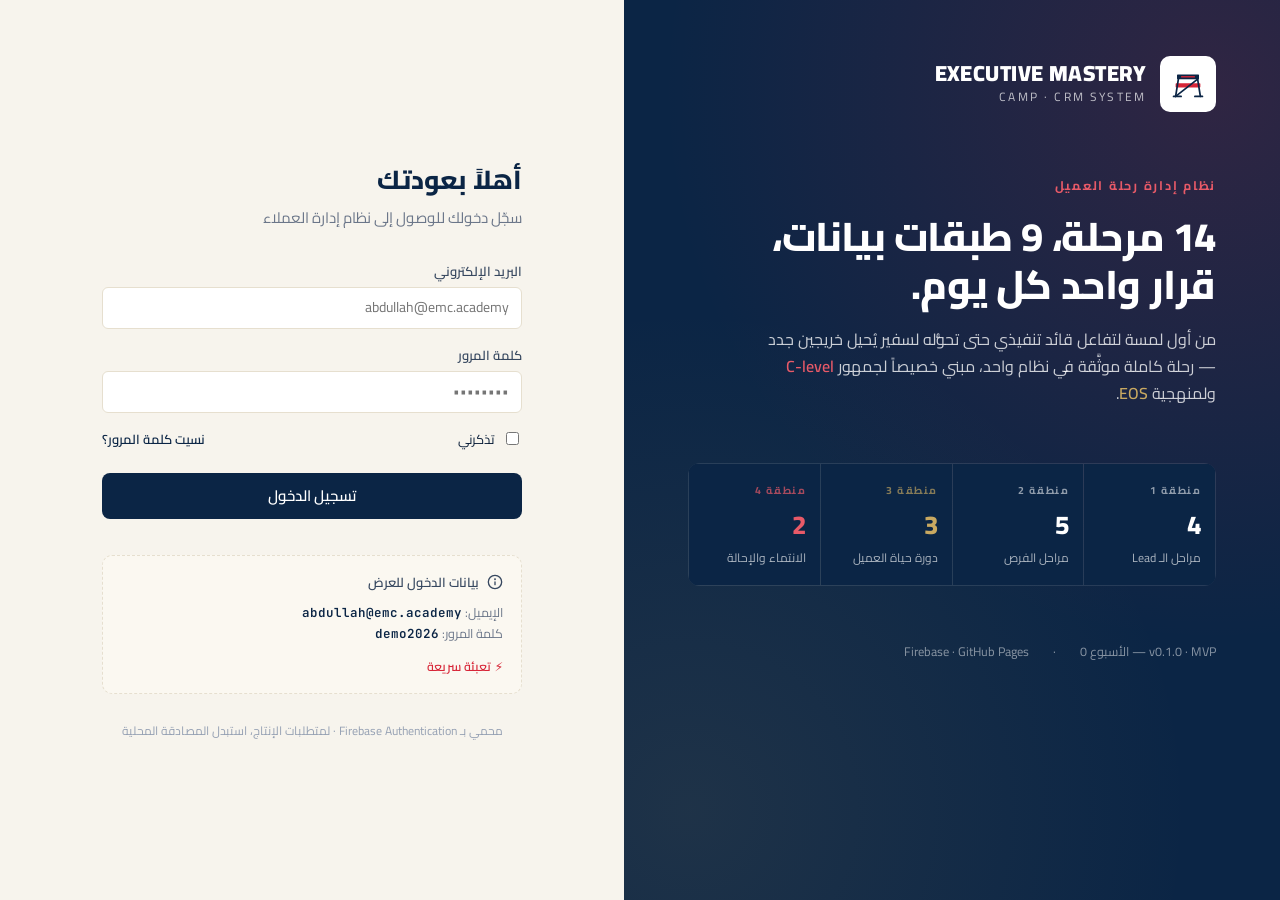
<file: emc/admin/contacts.html>
<!DOCTYPE html>
<html lang="ar" dir="rtl">
<head>
<meta charset="UTF-8" />
<meta name="viewport" content="width=device-width, initial-scale=1.0" />
<title>جهات الاتصال · EMC CRM</title>
<link rel="preconnect" href="https://fonts.googleapis.com" />
<link rel="preconnect" href="https://fonts.gstatic.com" crossorigin />
<link href="https://fonts.googleapis.com/css2?family=Cairo:wght@400;500;600;700;800;900&family=JetBrains+Mono:wght@500;600&display=swap" rel="stylesheet" />
<link rel="stylesheet" href="../css/emc-styles.css" />
<script src="../js/emc-firebase.js"></script>
<script src="../js/emc-utils.js"></script>
<script src="../js/emc-contacts.js"></script>
<script src="../js/emc-layout.js"></script>
</head>
<body data-screen-label="03 Contacts list">

<div id="emc-shell-root"></div>

<template id="contacts-tpl">
  <div class="emc-crumbs">
    <a href="dashboard.html">لوحة التحكم</a>
    <svg width="10" height="10" viewBox="0 0 24 24" fill="none" stroke="currentColor" stroke-width="2"><polyline points="15 18 9 12 15 6"/></svg>
    <span>جهات الاتصال</span>
  </div>

  <div class="emc-page-head">
    <div>
      <h1 class="emc-page-title">جهات الاتصال</h1>
      <div class="emc-page-sub" id="result-meta">جاري التحميل…</div>
    </div>
    <div style="display:flex; gap:10px;">
      <button class="btn btn-outline" id="export-btn">⤓ تصدير CSV</button>
      <a href="add-contact.html" class="btn btn-primary">+ إضافة جهة اتصال</a>
    </div>
  </div>

  <!-- ─── شريط منطقة ─── -->
  <div class="card card-pad" style="margin-bottom: 16px; padding: 16px 18px;">
    <div style="display:flex; align-items:center; gap: 4px; flex-wrap: wrap;" id="zone-tabs"></div>
  </div>

  <!-- ─── فلاتر ─── -->
  <div class="filter-bar">
    <div class="search-mini">
      <svg width="16" height="16" viewBox="0 0 24 24" fill="none" stroke="currentColor" stroke-width="2"><circle cx="11" cy="11" r="7"/><line x1="21" y1="21" x2="16.6" y2="16.6"/></svg>
      <input class="input" id="filter-search" placeholder="ابحث بالاسم، الشركة، أو المنصب…" />
    </div>
    <select class="select" id="filter-stage">
      <option value="">كل المراحل</option>
    </select>
    <select class="select" id="filter-temperature">
      <option value="">كل درجات الحرارة</option>
      <option value="burning">🔥 مشتعل (81+)</option>
      <option value="hot">حار (61-80)</option>
      <option value="warm">دافئ (31-60)</option>
      <option value="cold">بارد (0-30)</option>
    </select>
    <select class="select" id="filter-source">
      <option value="">كل المصادر</option>
    </select>
    <button class="btn btn-ghost btn-sm" id="clear-filters">مسح الفلاتر</button>
  </div>

  <!-- ─── الجدول ─── -->
  <div class="card" style="overflow: hidden;">
    <table class="emc-table">
      <thead>
        <tr>
          <th>جهة الاتصال</th>
          <th>الشركة</th>
          <th>المرحلة</th>
          <th>الحرارة</th>
          <th>مصدر</th>
          <th>القيمة المتوقعة</th>
          <th>آخر تفاعل</th>
        </tr>
      </thead>
      <tbody id="contacts-tbody">
        <tr><td colspan="7" class="empty">جاري التحميل…</td></tr>
      </tbody>
    </table>
  </div>
</template>

<script>
(async function () {
  const main = await EMC.layout.render({ page: 'contacts' });
  if (!main) return;
  await EMC.seedIfEmpty();

  main.innerHTML = document.getElementById('contacts-tpl').innerHTML;

  // ─── URL params ───
  const params = new URLSearchParams(window.location.search);
  const initial = {
    zone: params.get('zone') ? parseInt(params.get('zone')) : null,
    stage: params.get('stage') ? parseInt(params.get('stage')) : null,
    temperature: params.get('temperature') || '',
    source: params.get('source') || '',
    search: params.get('search') || ''
  };

  // ─── Zone tabs ───
  const zoneNames = {
    null: { label: 'الكل', sub: 'كل جهات الاتصال', color: 'var(--emc-navy)' },
    1: { label: 'منطقة 1 · العملاء المحتملون', sub: 'Suspect → MQL', color: '#6B8FB5' },
    2: { label: 'منطقة 2 · إدارة الفرص', sub: 'SQL → Decision', color: 'var(--emc-navy)' },
    3: { label: 'منطقة 3 · العملاء النشطون', sub: 'Onboarding → Implementation', color: 'var(--emc-gold)' },
    4: { label: 'منطقة 4 · الانتماء والإحالة', sub: 'Alumni → Advocate', color: 'var(--emc-red)' }
  };
  const stats = await EMC.contacts.stats();
  const zoneTabs = document.getElementById('zone-tabs');
  const zoneOptions = [null, 1, 2, 3, 4];
  zoneTabs.innerHTML = zoneOptions.map(zid => {
    const z = zoneNames[zid];
    const count = zid === null ? stats.total : stats.byZone[zid];
    const isActive = (initial.zone === zid) || (initial.zone === null && zid === null);
    return `
      <button class="zone-tab" data-zone="${zid === null ? '' : zid}" style="
        display: inline-flex; align-items: center; gap: 10px;
        padding: 10px 16px;
        background: ${isActive ? 'var(--emc-navy)' : 'transparent'};
        color: ${isActive ? '#fff' : 'var(--emc-ink-2)'};
        border: 0;
        border-radius: 8px;
        font-weight: 600;
        font-size: 13.5px;
        cursor: pointer;
        transition: all 0.15s;
      ">
        <span>${z.label}</span>
        <span style="
          padding: 2px 8px; border-radius: 99px; font-size: 11.5px;
          background: ${isActive ? 'rgba(255,255,255,0.18)' : 'var(--emc-cream)'};
          color: ${isActive ? '#fff' : 'var(--emc-ink-2)'};
          border: 1px solid ${isActive ? 'rgba(255,255,255,0.1)' : 'var(--emc-line)'};
          font-weight: 700; font-variant-numeric: tabular-nums;
        ">${count}</span>
      </button>
    `;
  }).join('');

  zoneTabs.querySelectorAll('.zone-tab').forEach(btn => {
    btn.addEventListener('click', () => {
      const z = btn.dataset.zone;
      const url = new URL(window.location.href);
      if (z) url.searchParams.set('zone', z);
      else url.searchParams.delete('zone');
      url.searchParams.delete('stage');
      window.location.href = url.toString();
    });
  });

  // ─── Stage filter options ───
  const stageSelect = document.getElementById('filter-stage');
  EMC.STAGES.forEach(s => {
    const opt = document.createElement('option');
    opt.value = s.id;
    opt.textContent = `${String(s.id).padStart(2,'0')} · ${s.name}`;
    if (initial.stage === s.id) opt.selected = true;
    stageSelect.appendChild(opt);
  });

  // ─── Source filter ───
  const sourceSelect = document.getElementById('filter-source');
  Object.entries(EMC.SOURCES).forEach(([k, v]) => {
    const opt = document.createElement('option');
    opt.value = k; opt.textContent = v;
    if (initial.source === k) opt.selected = true;
    sourceSelect.appendChild(opt);
  });

  // ─── Initial values ───
  document.getElementById('filter-search').value = initial.search;
  document.getElementById('filter-temperature').value = initial.temperature;

  // ─── Apply filters ───
  const applyFilters = async () => {
    const filters = {
      zone: initial.zone,
      stage: parseInt(stageSelect.value) || null,
      temperature: document.getElementById('filter-temperature').value || null,
      source: sourceSelect.value || null,
      search: document.getElementById('filter-search').value
    };
    Object.keys(filters).forEach(k => { if (!filters[k]) delete filters[k]; });

    const docs = await EMC.contacts.list(filters);
    renderTable(docs);
    document.getElementById('result-meta').textContent =
      `${docs.length} جهة اتصال · ${initial.zone ? zoneNames[initial.zone].label : 'كل المناطق'}`;
  };

  function renderTable(docs) {
    const tbody = document.getElementById('contacts-tbody');
    if (!docs.length) {
      tbody.innerHTML = `<tr><td colspan="7" class="empty">
        <svg width="48" height="48" viewBox="0 0 24 24" fill="none" stroke="currentColor" stroke-width="1.2" style="color: var(--emc-faint); margin-bottom: 6px;"><circle cx="11" cy="11" r="7"/><line x1="21" y1="21" x2="16.6" y2="16.6"/></svg>
        <h3>لا توجد نتائج</h3>
        <div>جرّب تغيير الفلاتر أو امسحها</div>
      </td></tr>`;
      return;
    }
    tbody.innerHTML = docs.map(c => {
      const stage = EMC.utils.getStage(c.currentStage);
      const temp = c.engagement?.temperature || 'cold';
      const sourceLabel = EMC.SOURCES[c.context?.source] || '—';
      return `
        <tr onclick="window.location.href='contact-detail.html?id=${c.id}'">
          <td>
            <div class="contact-cell">
              <div class="contact-avatar" style="background:${EMC.utils.avatarColor(c.identity.fullName)}">${EMC.utils.initials(c.identity.fullName)}</div>
              <div>
                <div class="contact-name">${c.identity.fullName}</div>
                <div class="contact-meta">${c.identity.title || '—'}</div>
              </div>
            </div>
          </td>
          <td>
            <div style="font-weight: 600;">${c.identity.companyName || '—'}</div>
            <div class="contact-meta">${EMC.INDUSTRIES[c.identity.industry] || '—'} · ${EMC.COMPANY_SIZES[c.identity.companySize] || '—'}</div>
          </td>
          <td><span class="badge badge-stage">${String(stage.id).padStart(2,'0')} · ${stage.name}</span></td>
          <td><span class="badge badge-heat-${temp}"><span class="heat-dot ${temp}"></span>${EMC.utils.temperatureLabel(temp)} · ${c.engagement?.engagementScore || 0}</span></td>
          <td>${sourceLabel}</td>
          <td><strong style="font-variant-numeric: tabular-nums;">${EMC.utils.formatCurrency(c.opportunity?.expectedValue || 0)}</strong></td>
          <td style="color: var(--emc-muted); font-size: 13px;">${EMC.utils.formatDate(c.context?.lastInteractionAt || c.createdAt, { relative: true })}</td>
        </tr>
      `;
    }).join('');
  }

  document.getElementById('filter-search').addEventListener('input', debounce(applyFilters, 200));
  document.getElementById('filter-stage').addEventListener('change', applyFilters);
  document.getElementById('filter-temperature').addEventListener('change', applyFilters);
  document.getElementById('filter-source').addEventListener('change', applyFilters);
  document.getElementById('clear-filters').addEventListener('click', () => {
    window.location.href = 'contacts.html';
  });
  document.getElementById('export-btn').addEventListener('click', () => {
    EMC.utils.toast('قريباً — تصدير CSV', 'default');
  });

  function debounce(fn, ms) {
    let t; return (...args) => { clearTimeout(t); t = setTimeout(() => fn(...args), ms); };
  }

  applyFilters();
})();
</script>
</body>
</html>
</file>
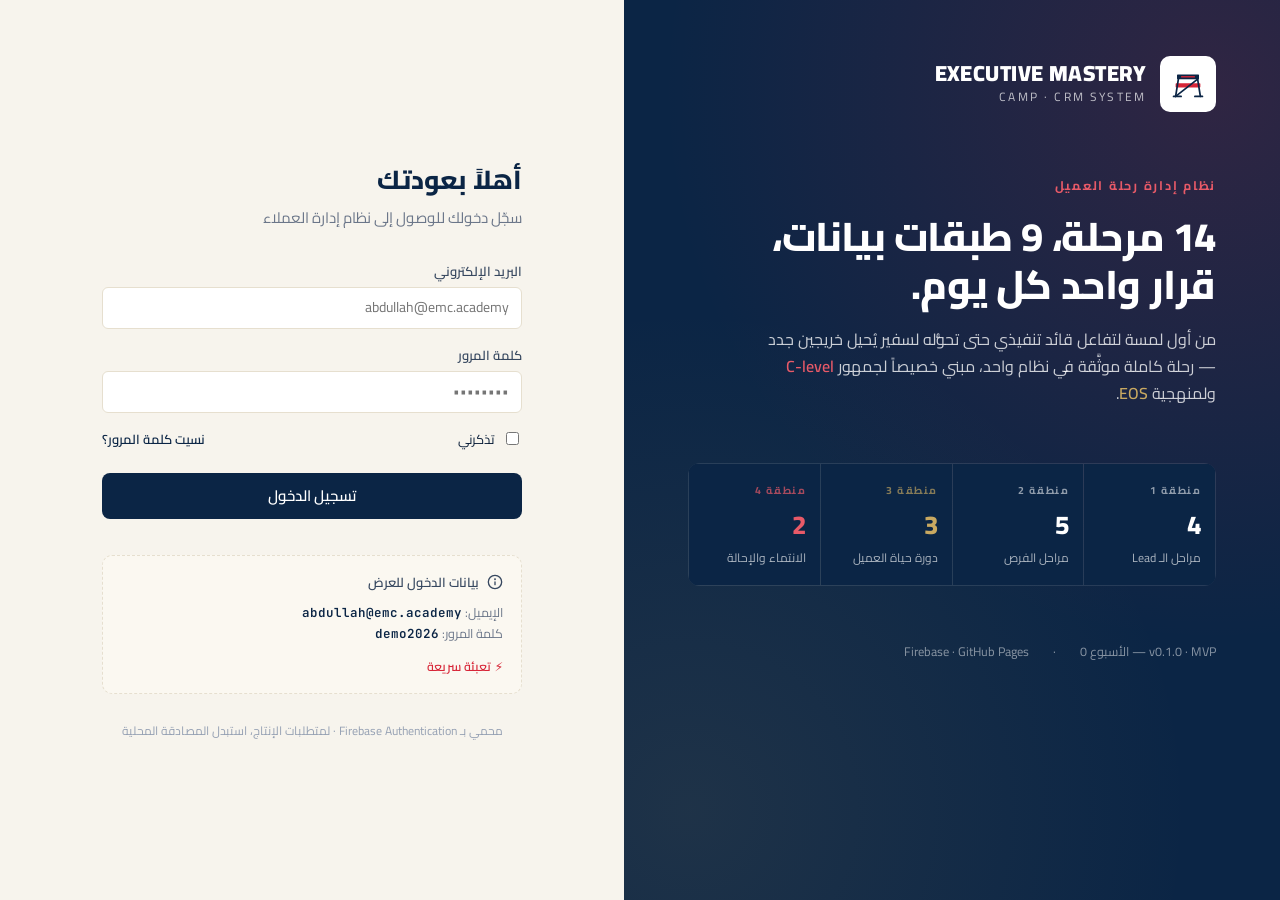
<file: emc/admin/dashboard.html>
<!DOCTYPE html>
<html lang="ar" dir="rtl">
<head>
<meta charset="UTF-8" />
<meta name="viewport" content="width=device-width, initial-scale=1.0" />
<title>لوحة التحكم · EMC CRM</title>
<link rel="preconnect" href="https://fonts.googleapis.com" />
<link rel="preconnect" href="https://fonts.gstatic.com" crossorigin />
<link href="https://fonts.googleapis.com/css2?family=Cairo:wght@400;500;600;700;800;900&family=JetBrains+Mono:wght@500;600&display=swap" rel="stylesheet" />
<link rel="stylesheet" href="../css/emc-styles.css" />
<script src="../js/emc-firebase.js"></script>
<script src="../js/emc-utils.js"></script>
<script src="../js/emc-contacts.js"></script>
<script src="../js/emc-layout.js"></script>
</head>
<body data-screen-label="02 Dashboard">

<div id="emc-shell-root"></div>

<template id="dashboard-tpl">
  <div class="emc-crumbs">
    <span>EMC CRM</span>
    <svg width="10" height="10" viewBox="0 0 24 24" fill="none" stroke="currentColor" stroke-width="2"><polyline points="15 18 9 12 15 6"/></svg>
    <span>لوحة التحكم</span>
  </div>

  <div class="emc-page-head">
    <div>
      <h1 class="emc-page-title">صباح الخير يا عبدالله</h1>
      <div class="emc-page-sub" id="today-date"></div>
    </div>
    <div style="display:flex; gap:10px;">
      <a href="contacts.html" class="btn btn-outline">عرض كل جهات الاتصال</a>
      <a href="add-contact.html" class="btn btn-primary">+ إضافة جهة اتصال</a>
    </div>
  </div>

  <!-- ─── الـ 5 أرقام اللي عبدالله بيبصلها كل صبح ─── -->
  <div style="margin-bottom: 28px;">
    <div style="display:flex; align-items:center; gap:10px; margin-bottom: 14px;">
      <div style="width:4px; height:18px; background:var(--emc-red); border-radius:2px;"></div>
      <h2 style="margin:0; font-size: 15px; font-weight: 700; color: var(--emc-navy);">تركيز اليوم — الخمسة أرقام</h2>
      <span class="muted" style="font-size: 12.5px;">القرارات اللي محتاج تاخدها قبل ما تبدأ يومك</span>
    </div>

    <div style="display:grid; grid-template-columns: repeat(5, 1fr); gap: 12px;" id="focus-five"></div>
  </div>

  <!-- ─── الصف الرئيسي ─── -->
  <div style="display:grid; grid-template-columns: 1.4fr 1fr; gap: 22px; margin-bottom: 22px;">

    <!-- يسار: الـ Funnel -->
    <div class="card card-pad">
      <div style="display:flex; align-items:center; justify-content:space-between; margin-bottom: 18px;">
        <div>
          <h3 style="margin: 0; font-size: 17px; color: var(--emc-navy); font-weight: 700;">القمع — توزيع جهات الاتصال على المراحل الـ 14</h3>
          <div style="font-size: 12.5px; color: var(--emc-muted); margin-top: 2px;">من المراقب إلى السفير · أربع مناطق</div>
        </div>
        <a href="contacts.html" style="font-size: 12.5px; font-weight: 600; color: var(--emc-navy);">عرض الكل ←</a>
      </div>

      <div id="funnel-zones"></div>
    </div>

    <!-- يمين: نشاط حديث + توزيع حراري -->
    <div style="display:flex; flex-direction:column; gap: 22px;">
      <div class="card card-pad">
        <h3 style="margin: 0 0 14px; font-size: 16px; color: var(--emc-navy); font-weight: 700;">حرارة الاهتمام</h3>
        <div id="heat-distribution"></div>
        <div style="margin-top: 14px; padding-top: 14px; border-top: 1px solid var(--emc-line-soft); font-size: 12.5px; color: var(--emc-muted); display:flex; align-items:flex-start; gap:8px;">
          <svg width="14" height="14" viewBox="0 0 24 24" fill="none" stroke="currentColor" stroke-width="2"><circle cx="12" cy="12" r="10"/><path d="M12 16v-4"/><circle cx="12" cy="8" r="0.5" fill="currentColor"/></svg>
          <span>الـ <strong style="color:var(--emc-red);">المشتعلون</strong> يحتاجون مكالمة شخصية منك خلال 48 ساعة.</span>
        </div>
      </div>

      <div class="card card-pad" style="background: linear-gradient(135deg, var(--emc-navy), var(--emc-navy-soft)); color: #fff; border: 0;">
        <div style="font-size: 11.5px; letter-spacing: 0.12em; text-transform: uppercase; color: rgba(255,255,255,0.6); font-weight: 700; margin-bottom: 6px;">القيمة المتوقعة في الأنبوب</div>
        <div style="font-size: 36px; font-weight: 800; font-variant-numeric: tabular-nums;" id="pipeline-value">—</div>
        <div style="font-size: 13px; color: rgba(255,255,255,0.7); margin-top: 4px;" id="pipeline-meta">—</div>
        <div style="height: 1px; background: rgba(255,255,255,0.1); margin: 18px 0;"></div>
        <div style="display:flex; justify-content:space-between; font-size: 13px;">
          <div>
            <div style="color: rgba(255,255,255,0.6); font-size: 12px;">متوسط نقاط التفاعل</div>
            <div style="font-weight: 700; font-size: 22px; margin-top: 4px;" id="avg-score">—</div>
          </div>
          <div>
            <div style="color: rgba(255,255,255,0.6); font-size: 12px;">الكوهورت القادم</div>
            <div style="font-weight: 700; font-size: 22px; margin-top: 4px;">يونيو 26</div>
          </div>
          <div>
            <div style="color: rgba(255,255,255,0.6); font-size: 12px;">المقاعد المتبقية</div>
            <div style="font-weight: 700; font-size: 22px; margin-top: 4px;">5 / 12</div>
          </div>
        </div>
      </div>
    </div>
  </div>

  <!-- ─── جدول الجهات الحارة + نشاط ─── -->
  <div style="display:grid; grid-template-columns: 1.4fr 1fr; gap: 22px;">
    <div class="card">
      <div style="padding: 18px 22px; border-bottom: 1px solid var(--emc-line); display:flex; align-items:center; justify-content:space-between;">
        <div>
          <h3 style="margin:0; font-size: 16px; color: var(--emc-navy); font-weight: 700;">الجهات المُلِحّة هذا الأسبوع</h3>
          <div style="font-size: 12.5px; color: var(--emc-muted); margin-top: 2px;">Hot / Burning + جاهزة لإجراء فوري</div>
        </div>
        <a href="contacts.html?temperature=hot" style="font-size: 12.5px; font-weight: 600; color: var(--emc-navy);">الكل ←</a>
      </div>
      <table class="emc-table" id="hot-table">
        <thead>
          <tr>
            <th>جهة الاتصال</th>
            <th>المرحلة</th>
            <th>الحرارة</th>
            <th>قيمة متوقعة</th>
            <th>الخطوة التالية</th>
          </tr>
        </thead>
        <tbody></tbody>
      </table>
    </div>

    <div class="card card-pad">
      <h3 style="margin: 0 0 16px; font-size: 16px; color: var(--emc-navy); font-weight: 700;">آخر النشاطات</h3>
      <div class="timeline" id="recent-timeline"></div>
    </div>
  </div>
</template>

<script>
(async function () {
  const main = await EMC.layout.render({ page: 'dashboard' });
  if (!main) return;

  await EMC.seedIfEmpty();
  main.innerHTML = document.getElementById('dashboard-tpl').innerHTML;

  // تاريخ اليوم بالعربي
  const today = new Date();
  const days = ['الأحد','الاثنين','الثلاثاء','الأربعاء','الخميس','الجمعة','السبت'];
  document.getElementById('today-date').textContent =
    `${days[today.getDay()]}، ${EMC.utils.formatDate(today.toISOString())} · لمحة سريعة عن النظام`;

  const stats = await EMC.contacts.stats();
  const allContacts = await EMC.contacts.list();

  // الـ 5 أرقام
  const inProposal = allContacts.filter(c => c.currentStage === 7 || c.currentStage === 8).length;
  const stalled = allContacts.filter(c => {
    if (c.currentStage >= 9) return false;
    const last = c.context?.lastInteractionAt;
    if (!last) return false;
    const days = (Date.now() - new Date(last).getTime()) / 86400000;
    return days > 14;
  }).length;
  const activeStudents = allContacts.filter(c => c.currentStage >= 10 && c.currentStage <= 12).length;
  const monthRefs = allContacts.reduce((s, c) => s + (c.advocacy?.referralsCount || 0), 0);
  const bookedThisWeek = 3; // demo

  const focusFive = [
    { label: 'مكالمات محجوزة هذا الأسبوع', value: bookedThisWeek, sub: '+1 عن الأسبوع السابق', color: 'navy', icon: '📞' },
    { label: 'في مرحلة العرض', value: inProposal, sub: 'محتاجة متابعة', color: 'red', icon: '📄' },
    { label: 'فرص راكدة +14 يوم', value: stalled, sub: stalled > 0 ? 'محتاج تدخل' : 'كله جاري', color: 'warn', icon: '⏱️' },
    { label: 'خريجون في تطبيق نشط', value: activeStudents, sub: 'متابعة مجدولة', color: 'gold', icon: '🎯' },
    { label: 'إحالات هذا الشهر', value: monthRefs, sub: '+30٪ مقارنة بالشهر السابق', color: 'success', icon: '↪︎' }
  ];

  document.getElementById('focus-five').innerHTML = focusFive.map(f => `
    <div class="stat-card accent-${f.color === 'red' ? 'red' : f.color === 'gold' ? 'gold' : f.color === 'success' ? 'success' : 'navy'}">
      <div class="stat-label">${f.label}</div>
      <div style="display:flex; align-items:baseline; gap: 8px;">
        <div class="stat-value">${EMC.utils.formatNumber(f.value)}</div>
        <span style="font-size: 18px; opacity: 0.55;">${f.icon}</span>
      </div>
      <div class="stat-meta">${f.sub}</div>
    </div>
  `).join('');

  // الـ Funnel — مجمّع بالمناطق
  const zones = [
    { id: 1, name: 'إدارة العملاء المحتملين', accent: false, range: [1, 4] },
    { id: 2, name: 'إدارة الفرص', accent: true,  range: [5, 9] },
    { id: 3, name: 'دورة حياة العميل', accent: false, range: [10, 12] },
    { id: 4, name: 'الانتماء والإحالة', accent: false, range: [13, 14] }
  ];
  const totalContacts = Math.max(stats.total, 1);
  const max = Math.max(...Object.values(stats.byStage));
  const maxSafe = Math.max(max, 1);

  const funnelHtml = zones.map(z => {
    const rows = EMC.STAGES.filter(s => s.zone === z.id).map(s => {
      const count = stats.byStage[s.id] || 0;
      const pct = totalContacts ? Math.round((count / totalContacts) * 100) : 0;
      const widthPct = Math.max(5, (count / maxSafe) * 100);
      return `
        <div class="funnel-row">
          <div class="funnel-stage">${String(s.id).padStart(2, '0')}</div>
          <div>
            <div class="funnel-name">${s.name}</div>
            <div class="funnel-bar ${z.accent ? 'accent' : ''}">
              <div style="width: ${widthPct}%; ${count === 0 ? 'background: var(--emc-line); color: var(--emc-muted);' : ''}">${count > 0 ? count : ''}</div>
            </div>
          </div>
          <div class="funnel-pct">${pct}%</div>
        </div>
      `;
    }).join('');

    return `
      <div style="margin-bottom: 22px;">
        <div style="display:flex; align-items:center; gap:8px; margin-bottom:6px;">
          <span class="mono" style="font-size: 11px; color: var(--emc-faint);">منطقة ${z.id}</span>
          <span style="font-weight: 700; font-size: 13.5px; color: var(--emc-ink-2);">${z.name}</span>
        </div>
        ${rows}
      </div>
    `;
  }).join('');
  document.getElementById('funnel-zones').innerHTML = funnelHtml;

  // Heat distribution
  const heat = stats.byTemp;
  const heatTotal = Math.max(heat.cold + heat.warm + heat.hot + heat.burning, 1);
  document.getElementById('heat-distribution').innerHTML = `
    <div style="display: flex; height: 12px; border-radius: 99px; overflow: hidden; margin-bottom: 14px; background: var(--emc-line-soft);">
      <div style="flex: ${heat.cold}; background: var(--heat-cold);" title="بارد"></div>
      <div style="flex: ${heat.warm}; background: var(--heat-warm);" title="دافئ"></div>
      <div style="flex: ${heat.hot}; background: var(--heat-hot);" title="حار"></div>
      <div style="flex: ${heat.burning}; background: var(--heat-burning);" title="مشتعل"></div>
    </div>
    <div style="display: grid; grid-template-columns: 1fr 1fr; gap: 8px 14px; font-size: 13px;">
      <div style="display:flex; align-items:center; gap:8px;"><span class="heat-dot cold"></span> بارد · ${heat.cold}</div>
      <div style="display:flex; align-items:center; gap:8px;"><span class="heat-dot warm"></span> دافئ · ${heat.warm}</div>
      <div style="display:flex; align-items:center; gap:8px;"><span class="heat-dot hot"></span> حار · ${heat.hot}</div>
      <div style="display:flex; align-items:center; gap:8px;"><span class="heat-dot burning"></span> مشتعل · ${heat.burning}</div>
    </div>
  `;

  // Pipeline value
  document.getElementById('pipeline-value').textContent = EMC.utils.formatCurrency(stats.totalOppValue);
  const oppCount = allContacts.filter(c => c.opportunity?.expectedValue > 0).length;
  document.getElementById('pipeline-meta').textContent = `موزّعة على ${oppCount} فرصة نشطة`;
  document.getElementById('avg-score').textContent = stats.avgScore;

  // Hot contacts table
  const hot = allContacts
    .filter(c => ['hot', 'burning'].includes(c.engagement?.temperature))
    .slice(0, 5);
  const nextStepHints = {
    5: 'حدد موعد مكالمة استكشاف',
    6: 'متابعة بعد المكالمة',
    7: 'تأكد من استلام العرض',
    8: 'عالج الاعتراضات المتبقية',
    13: 'اطلب شهادة أو إحالة'
  };
  document.querySelector('#hot-table tbody').innerHTML = hot.map(c => {
    const stage = EMC.utils.getStage(c.currentStage);
    const temp = c.engagement?.temperature || 'cold';
    return `
      <tr onclick="window.location.href='contact-detail.html?id=${c.id}'">
        <td>
          <div class="contact-cell">
            <div class="contact-avatar" style="background:${EMC.utils.avatarColor(c.identity.fullName)}">${EMC.utils.initials(c.identity.fullName)}</div>
            <div>
              <div class="contact-name">${c.identity.fullName}</div>
              <div class="contact-meta">${c.identity.title} · ${c.identity.companyName}</div>
            </div>
          </div>
        </td>
        <td><span class="badge badge-stage">${String(stage.id).padStart(2,'0')} · ${stage.name}</span></td>
        <td><span class="badge badge-heat-${temp}"><span class="heat-dot ${temp}"></span>${EMC.utils.temperatureLabel(temp)} · ${c.engagement.engagementScore}</span></td>
        <td><strong>${EMC.utils.formatCurrency(c.opportunity?.expectedValue || 0)}</strong></td>
        <td style="color: var(--emc-ink-2); font-size: 13px;">${nextStepHints[c.currentStage] || '—'}</td>
      </tr>
    `;
  }).join('') || `<tr><td colspan="5" class="empty"><h3>مفيش جهات حارة حالياً</h3>كل الجهات في حالة هادئة</td></tr>`;

  // Recent timeline
  const recentEvents = await EMC.events.listRecent(8);
  const eventDesc = (ev) => {
    if (ev.type === 'stage_change') {
      const fromStage = EMC.utils.getStage(ev.data.from);
      const toStage = EMC.utils.getStage(ev.data.to);
      return `انتقل من <strong>${fromStage?.name || '—'}</strong> إلى <strong>${toStage?.name || '—'}</strong>`;
    }
    if (ev.type === 'manual_note') return `تم ${ev.data?.action === 'created' ? 'إضافة' : 'تحديث'} <strong>${ev.data?.name || 'جهة اتصال'}</strong>`;
    return ev.type;
  };
  const tlHtml = recentEvents.map(ev => {
    const color = ev.type === 'stage_change' ? 'gold' : 'red';
    return `
      <div class="timeline-item">
        <div class="timeline-dot ${color}"></div>
        <div class="timeline-content">
          <div class="timeline-title">${eventDesc(ev)}</div>
          <div class="timeline-meta">${EMC.utils.formatDate(ev.timestamp, { relative: true })} · ${ev.performedBy}</div>
        </div>
      </div>
    `;
  }).join('');
  document.getElementById('recent-timeline').innerHTML = tlHtml || `<div class="empty"><h3>لا توجد نشاطات بعد</h3></div>`;
})();
</script>
</body>
</html>
</file>
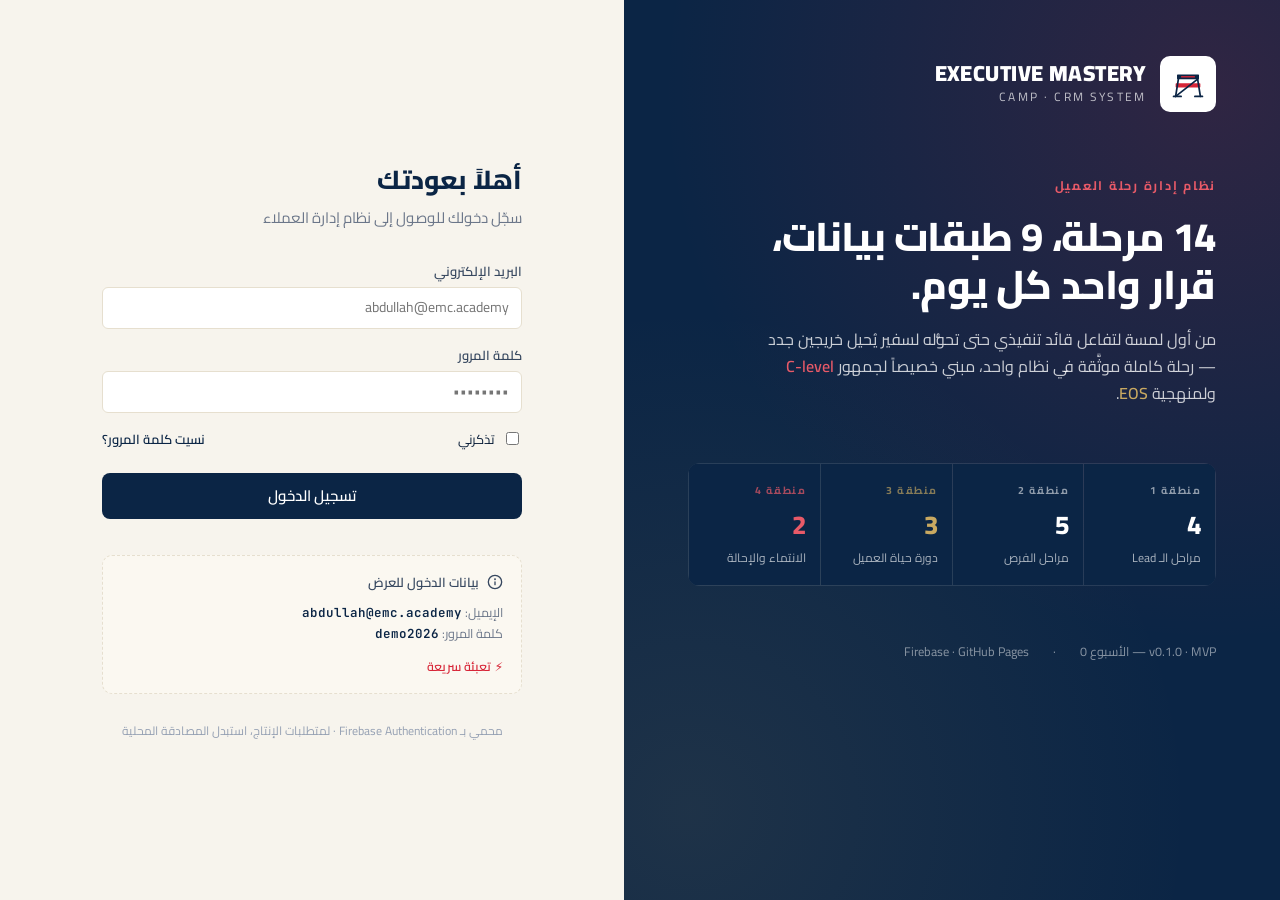
<file: emc/admin/login.html>
<!DOCTYPE html>
<html lang="ar" dir="rtl">
<head>
<meta charset="UTF-8" />
<meta name="viewport" content="width=device-width, initial-scale=1.0" />
<title>دخول الإدارة · EMC CRM</title>
<link rel="preconnect" href="https://fonts.googleapis.com" />
<link rel="preconnect" href="https://fonts.gstatic.com" crossorigin />
<link href="https://fonts.googleapis.com/css2?family=Cairo:wght@400;500;600;700;800;900&family=JetBrains+Mono:wght@500;600&display=swap" rel="stylesheet" />
<link rel="stylesheet" href="../css/emc-styles.css" />
<script src="../js/emc-firebase.js"></script>
<script src="../js/emc-utils.js"></script>
</head>
<body>

<div class="login-page" data-screen-label="01 Login">

  <!-- ───── يسار: الهوية والرسالة ───── -->
  <aside class="login-brand">
    <div class="login-brand-content">
      <div style="display:flex; align-items:center; gap:14px; margin-bottom: 64px;">
        <div style="width: 56px; height: 56px; background: #fff; border-radius: 10px; padding: 6px;">
          <svg width="100%" height="100%" viewBox="0 0 64 64" xmlns="http://www.w3.org/2000/svg">
            <rect x="16" y="18" width="32" height="7" rx="1" fill="#0B2545"/>
            <line x1="22" y1="21.5" x2="42" y2="21.5" stroke="#D72638" stroke-width="2"/>
            <rect x="14" y="31" width="36" height="6" rx="1" fill="#D72638"/>
            <line x1="18" y1="25" x2="14" y2="50" stroke="#0B2545" stroke-width="2.5" stroke-linecap="round"/>
            <line x1="46" y1="25" x2="50" y2="50" stroke="#0B2545" stroke-width="2.5" stroke-linecap="round"/>
            <line x1="14" y1="50" x2="46" y2="25" stroke="#0B2545" stroke-width="2.5" stroke-linecap="round"/>
            <line x1="11" y1="50" x2="22" y2="50" stroke="#0B2545" stroke-width="2.5" stroke-linecap="round"/>
            <line x1="42" y1="50" x2="53" y2="50" stroke="#0B2545" stroke-width="2.5" stroke-linecap="round"/>
          </svg>
        </div>
        <div>
          <div style="font-weight: 900; font-size: 22px; letter-spacing: 0.02em; line-height: 1;">EXECUTIVE MASTERY</div>
          <div style="color: rgba(255,255,255,0.7); font-size: 12px; letter-spacing: 0.18em; text-transform: uppercase; margin-top: 4px;">Camp · CRM System</div>
        </div>
      </div>

      <div style="font-size: 12.5px; letter-spacing: 0.14em; text-transform: uppercase; color: var(--emc-red-soft); font-weight: 700; margin-bottom: 18px;">
        نظام إدارة رحلة العميل
      </div>
      <h1 style="font-size: 40px; font-weight: 800; letter-spacing: -0.01em; line-height: 1.18; margin: 0 0 18px;">
        14 مرحلة، 9 طبقات بيانات،<br/>
        قرار واحد كل يوم.
      </h1>
      <p style="color: rgba(255,255,255,0.78); font-size: 16px; line-height: 1.7; max-width: 460px; margin: 0 0 56px;">
        من أول لمسة لتفاعل قائد تنفيذي حتى تحوُّله لسفير يُحيل خريجين جدد —
        رحلة كاملة موثَّقة في نظام واحد، مبني خصيصاً لجمهور <span style="color: var(--emc-red-soft); font-weight: 600;">C-level</span> ولمنهجية <span style="color: #C9A961; font-weight: 600;">EOS</span>.
      </p>

      <!-- صورة معمارية مُلخّصة -->
      <div style="display: grid; grid-template-columns: repeat(4, 1fr); gap: 1px; background: rgba(255,255,255,0.1); border-radius: 12px; overflow: hidden; padding: 1px;">
        <div style="background: var(--emc-navy); padding: 18px 14px;">
          <div style="font-size: 10.5px; letter-spacing: 0.14em; color: rgba(255,255,255,0.55); text-transform: uppercase; font-weight: 700;">منطقة 1</div>
          <div style="font-size: 26px; font-weight: 800; margin-top: 6px;">4</div>
          <div style="font-size: 12px; color: rgba(255,255,255,0.65); margin-top: 4px;">مراحل الـ Lead</div>
        </div>
        <div style="background: var(--emc-navy); padding: 18px 14px;">
          <div style="font-size: 10.5px; letter-spacing: 0.14em; color: rgba(255,255,255,0.55); text-transform: uppercase; font-weight: 700;">منطقة 2</div>
          <div style="font-size: 26px; font-weight: 800; margin-top: 6px;">5</div>
          <div style="font-size: 12px; color: rgba(255,255,255,0.65); margin-top: 4px;">مراحل الفرص</div>
        </div>
        <div style="background: var(--emc-navy); padding: 18px 14px;">
          <div style="font-size: 10.5px; letter-spacing: 0.14em; color: rgba(201, 169, 97, 0.65); text-transform: uppercase; font-weight: 700;">منطقة 3</div>
          <div style="font-size: 26px; font-weight: 800; margin-top: 6px; color: #C9A961;">3</div>
          <div style="font-size: 12px; color: rgba(255,255,255,0.65); margin-top: 4px;">دورة حياة العميل</div>
        </div>
        <div style="background: var(--emc-navy); padding: 18px 14px;">
          <div style="font-size: 10.5px; letter-spacing: 0.14em; color: rgba(232, 90, 104, 0.7); text-transform: uppercase; font-weight: 700;">منطقة 4</div>
          <div style="font-size: 26px; font-weight: 800; margin-top: 6px; color: var(--emc-red-soft);">2</div>
          <div style="font-size: 12px; color: rgba(255,255,255,0.65); margin-top: 4px;">الانتماء والإحالة</div>
        </div>
      </div>

      <div style="margin-top: auto; padding-top: 56px; display: flex; gap: 24px; color: rgba(255,255,255,0.5); font-size: 12.5px;">
        <span>v0.1.0 · MVP — الأسبوع 0</span>
        <span>·</span>
        <span>Firebase · GitHub Pages</span>
      </div>
    </div>
  </aside>

  <!-- ───── يمين: نموذج الدخول ───── -->
  <div class="login-form-side">
    <div class="login-card">
      <h2 style="font-size: 26px; font-weight: 800; color: var(--emc-navy); margin: 0 0 6px;">أهلاً بعودتك</h2>
      <p style="color: var(--emc-muted); margin: 0 0 32px;">سجّل دخولك للوصول إلى نظام إدارة العملاء</p>

      <form id="login-form">
        <div class="field">
          <label class="field-label" for="email">البريد الإلكتروني</label>
          <input type="email" id="email" class="input" placeholder="abdullah@emc.academy" required autocomplete="email" />
        </div>

        <div class="field">
          <label class="field-label" for="password">كلمة المرور</label>
          <input type="password" id="password" class="input" placeholder="••••••••" required autocomplete="current-password" />
        </div>

        <div style="display:flex; justify-content:space-between; align-items:center; margin-bottom: 24px;">
          <label style="display:flex; align-items:center; gap:8px; font-size:13px; cursor:pointer;">
            <input type="checkbox" style="accent-color: var(--emc-navy);" /> تذكرني
          </label>
          <a href="#" style="font-size:13px; color: var(--emc-navy); font-weight:600;">نسيت كلمة المرور؟</a>
        </div>

        <button type="submit" class="btn btn-primary btn-lg" style="width: 100%;" id="submit-btn">
          تسجيل الدخول
        </button>

        <div id="login-error" style="display:none; margin-top: 14px; padding: 10px 14px; background: #FBE0E2; color: var(--emc-red-deep); border-radius: 8px; font-size: 13px;"></div>
      </form>

      <!-- بيانات دخول الديمو -->
      <div style="margin-top: 36px; padding: 16px 18px; background: var(--emc-cream); border: 1px dashed var(--emc-line); border-radius: 10px;">
        <div style="display:flex; align-items:center; gap:8px; margin-bottom: 10px; color: var(--emc-ink-2);">
          <svg width="16" height="16" viewBox="0 0 24 24" fill="none" stroke="currentColor" stroke-width="2" stroke-linecap="round"><circle cx="12" cy="12" r="10"/><path d="M12 16v-4"/><circle cx="12" cy="8" r="0.5" fill="currentColor"/></svg>
          <span style="font-weight:600; font-size: 13px;">بيانات الدخول للعرض</span>
        </div>
        <div style="font-size: 12.5px; color: var(--emc-muted); line-height: 1.7;">
          الإيميل: <span class="mono" style="color: var(--emc-navy); font-weight:600;">abdullah@emc.academy</span><br/>
          كلمة المرور: <span class="mono" style="color: var(--emc-navy); font-weight:600;">demo2026</span>
        </div>
        <button type="button" id="quick-fill" style="margin-top: 12px; background:transparent; border:0; color: var(--emc-red); font-size: 12.5px; font-weight: 600; cursor:pointer; padding: 0;">
          ⚡ تعبئة سريعة
        </button>
      </div>

      <div style="margin-top: 28px; text-align:center; font-size: 12px; color: var(--emc-faint);">
        محمي بـ Firebase Authentication · لمتطلبات الإنتاج، استبدل المصادقة المحلية
      </div>
    </div>
  </div>
</div>

<script>
  document.getElementById('quick-fill').addEventListener('click', () => {
    document.getElementById('email').value = 'abdullah@emc.academy';
    document.getElementById('password').value = 'demo2026';
  });

  document.getElementById('login-form').addEventListener('submit', async (e) => {
    e.preventDefault();
    const btn = document.getElementById('submit-btn');
    const err = document.getElementById('login-error');
    err.style.display = 'none';
    btn.disabled = true;
    btn.textContent = 'جاري التحقق…';

    const email = document.getElementById('email').value;
    const password = document.getElementById('password').value;

    try {
      await EMC.auth.signIn(email, password);
      await EMC.seedIfEmpty(); // تهيئة بيانات الديمو لو أول مرة
      window.location.href = 'dashboard.html';
    } catch (e) {
      err.textContent = e.message;
      err.style.display = 'block';
      btn.disabled = false;
      btn.textContent = 'تسجيل الدخول';
    }
  });

  // لو مسجل دخول بالفعل، تخطّى
  if (EMC.auth.getSession()) {
    window.location.href = 'dashboard.html';
  }
</script>

</body>
</html>
</file>
<file: emc/css/emc-styles.css>
/* ═══════════════════════════════════════════════════════
   EMC CRM — Design System
   ═══════════════════════════════════════════════════════ */

:root {
  /* Brand — مستخرجة من الشعار */
  --emc-navy: #0B2545;
  --emc-navy-deep: #061730;
  --emc-navy-soft: #13325C;
  --emc-navy-ink: #1B3A66;
  --emc-red: #D72638;
  --emc-red-soft: #E85A68;
  --emc-red-deep: #A81D2D;

  /* Surfaces */
  --emc-paper: #F7F4ED;       /* خلفية الصفحة */
  --emc-card: #FFFFFF;         /* البطاقات */
  --emc-cream: #FBF8F1;        /* ثانوي */
  --emc-line: #E6DFCF;         /* الفواصل */
  --emc-line-soft: #EFEADD;

  /* Text */
  --emc-ink: #0B1F3A;
  --emc-ink-2: #36475F;
  --emc-muted: #6B7689;
  --emc-faint: #95A0B3;

  /* Semantic */
  --emc-gold: #C9A961;
  --emc-success: #2E7D5B;
  --emc-warn: #B87333;
  --emc-danger: #C0392B;

  /* Heat */
  --heat-cold: #6B8FB5;
  --heat-warm: #C9A961;
  --heat-hot: #D97540;
  --heat-burning: #D72638;

  /* Layout */
  --sidebar-w: 264px;
  --topbar-h: 68px;
  --radius: 10px;
  --radius-sm: 6px;
  --shadow-card: 0 1px 0 rgba(11, 37, 69, 0.04), 0 1px 2px rgba(11, 37, 69, 0.05);
  --shadow-pop: 0 8px 24px rgba(11, 37, 69, 0.12);
}

* { box-sizing: border-box; }

html, body {
  margin: 0;
  padding: 0;
  background: var(--emc-paper);
  color: var(--emc-ink);
  font-family: "Cairo", "IBM Plex Sans Arabic", system-ui, sans-serif;
  font-feature-settings: "ss01", "tnum";
  font-size: 15px;
  line-height: 1.55;
  -webkit-font-smoothing: antialiased;
  direction: rtl;
}

a { color: inherit; text-decoration: none; }
button { font: inherit; cursor: pointer; }
input, select, textarea { font: inherit; color: inherit; }

/* ───────── Topbar ───────── */
.emc-topbar {
  position: sticky;
  top: 0;
  z-index: 40;
  height: var(--topbar-h);
  background: var(--emc-card);
  border-bottom: 1px solid var(--emc-line);
  display: flex;
  align-items: center;
  padding: 0 24px 0 28px;
  gap: 18px;
}

.emc-topbar-search {
  flex: 1;
  max-width: 480px;
  position: relative;
}
.emc-topbar-search input {
  width: 100%;
  height: 38px;
  border: 1px solid var(--emc-line);
  background: var(--emc-cream);
  border-radius: var(--radius);
  padding: 0 38px 0 14px;
  font-size: 14px;
  transition: border-color 0.15s;
}
.emc-topbar-search input:focus { outline: none; border-color: var(--emc-navy); background: #fff; }
.emc-topbar-search svg { position: absolute; right: 12px; top: 11px; color: var(--emc-faint); }

.emc-topbar-actions { display: flex; gap: 10px; align-items: center; margin-inline-start: auto; }
.emc-icon-btn {
  width: 38px; height: 38px;
  display: grid; place-items: center;
  border-radius: var(--radius);
  border: 1px solid var(--emc-line);
  background: #fff;
  color: var(--emc-ink-2);
  position: relative;
  transition: border-color 0.15s, color 0.15s;
}
.emc-icon-btn:hover { border-color: var(--emc-navy); color: var(--emc-navy); }
.emc-icon-btn .dot {
  position: absolute; top: 8px; right: 9px;
  width: 7px; height: 7px;
  background: var(--emc-red); border-radius: 50%;
  border: 2px solid #fff;
}

.emc-user-chip {
  display: flex; align-items: center; gap: 10px;
  padding: 4px 10px 4px 4px;
  border-radius: 99px;
  background: var(--emc-cream);
  border: 1px solid var(--emc-line);
}
.emc-user-avatar {
  width: 30px; height: 30px;
  border-radius: 50%;
  background: var(--emc-navy);
  color: #fff;
  display: grid; place-items: center;
  font-weight: 700; font-size: 13px;
}
.emc-user-chip-name { font-size: 13px; font-weight: 600; }
.emc-user-chip-role { font-size: 11px; color: var(--emc-muted); }

/* ───────── Sidebar ───────── */
.emc-shell {
  display: grid;
  grid-template-columns: var(--sidebar-w) 1fr;
  min-height: 100vh;
}

.emc-sidebar {
  background: var(--emc-navy);
  color: #DCE3EE;
  position: sticky;
  top: 0;
  height: 100vh;
  display: flex;
  flex-direction: column;
  padding: 22px 18px;
  border-inline-end: 1px solid var(--emc-navy-deep);
}

.emc-logo {
  display: flex;
  align-items: center;
  gap: 12px;
  padding: 4px 6px 18px;
  margin-bottom: 12px;
  border-bottom: 1px solid rgba(255,255,255,0.08);
}
.emc-logo-mark {
  width: 42px; height: 42px;
  flex-shrink: 0;
}
.emc-logo-text-1 {
  font-weight: 900;
  letter-spacing: 0.02em;
  font-size: 15px;
  line-height: 1.05;
  color: #fff;
}
.emc-logo-text-2 {
  font-size: 11px;
  color: rgba(255,255,255,0.65);
  letter-spacing: 0.12em;
  text-transform: uppercase;
  margin-top: 2px;
}

.emc-nav-label {
  text-transform: uppercase;
  font-size: 10.5px;
  letter-spacing: 0.14em;
  color: rgba(255,255,255,0.45);
  padding: 14px 12px 8px;
  font-weight: 700;
}

.emc-nav { display: flex; flex-direction: column; gap: 2px; }
.emc-nav a {
  display: flex;
  align-items: center;
  gap: 11px;
  padding: 9px 12px;
  border-radius: 8px;
  font-size: 14px;
  font-weight: 500;
  color: rgba(255,255,255,0.78);
  transition: background 0.15s, color 0.15s;
}
.emc-nav a svg { flex-shrink: 0; opacity: 0.75; }
.emc-nav a:hover { background: rgba(255,255,255,0.06); color: #fff; }
.emc-nav a.active {
  background: rgba(215, 38, 56, 0.16);
  color: #fff;
  box-shadow: inset 3px 0 0 var(--emc-red);
}
.emc-nav a.active svg { opacity: 1; color: var(--emc-red-soft); }
.emc-nav a .nav-badge {
  margin-inline-start: auto;
  font-size: 11px;
  background: rgba(255,255,255,0.1);
  padding: 2px 8px;
  border-radius: 99px;
  font-weight: 600;
}
.emc-nav a.active .nav-badge { background: var(--emc-red); color: #fff; }

.emc-sidebar-footer {
  margin-top: auto;
  padding-top: 12px;
  border-top: 1px solid rgba(255,255,255,0.08);
  font-size: 12px;
  color: rgba(255,255,255,0.45);
}
.emc-storage-bar {
  height: 4px;
  background: rgba(255,255,255,0.08);
  border-radius: 99px;
  margin: 8px 0 6px;
  overflow: hidden;
}
.emc-storage-bar > div {
  height: 100%;
  background: var(--emc-red-soft);
  width: 18%;
}

/* ───────── Main ───────── */
.emc-main { padding: 28px 32px 56px; }
.emc-crumbs {
  display: flex; align-items: center; gap: 8px;
  font-size: 12.5px;
  color: var(--emc-muted);
  margin-bottom: 10px;
}
.emc-crumbs span { color: var(--emc-faint); }
.emc-crumbs a:hover { color: var(--emc-navy); }

.emc-page-head {
  display: flex;
  align-items: flex-end;
  justify-content: space-between;
  gap: 16px;
  margin-bottom: 24px;
  padding-bottom: 18px;
  border-bottom: 1px solid var(--emc-line);
}
.emc-page-title {
  font-size: 26px;
  font-weight: 800;
  letter-spacing: -0.01em;
  color: var(--emc-navy);
  margin: 0 0 4px;
}
.emc-page-sub { color: var(--emc-muted); font-size: 14px; }

/* ───────── Buttons ───────── */
.btn {
  display: inline-flex;
  align-items: center;
  justify-content: center;
  gap: 8px;
  height: 40px;
  padding: 0 18px;
  border-radius: 8px;
  font-weight: 600;
  font-size: 14px;
  border: 1px solid transparent;
  transition: all 0.15s;
  white-space: nowrap;
}
.btn-primary {
  background: var(--emc-navy);
  color: #fff;
}
.btn-primary:hover { background: var(--emc-navy-deep); }
.btn-accent {
  background: var(--emc-red);
  color: #fff;
}
.btn-accent:hover { background: var(--emc-red-deep); }
.btn-outline {
  background: #fff;
  color: var(--emc-navy);
  border-color: var(--emc-line);
}
.btn-outline:hover { border-color: var(--emc-navy); background: var(--emc-cream); }
.btn-ghost {
  background: transparent;
  color: var(--emc-ink-2);
}
.btn-ghost:hover { background: var(--emc-cream); }
.btn-sm { height: 32px; padding: 0 12px; font-size: 13px; }
.btn-lg { height: 46px; padding: 0 24px; font-size: 15px; }

/* ───────── Cards ───────── */
.card {
  background: var(--emc-card);
  border: 1px solid var(--emc-line);
  border-radius: var(--radius);
  box-shadow: var(--shadow-card);
}
.card-pad { padding: 22px 24px; }
.card-pad-sm { padding: 16px 18px; }

.stat-card {
  background: var(--emc-card);
  border: 1px solid var(--emc-line);
  border-radius: var(--radius);
  padding: 20px 22px;
  position: relative;
  overflow: hidden;
}
.stat-card::after {
  content: "";
  position: absolute;
  top: 0; left: 0;
  width: 100%; height: 3px;
  background: var(--emc-line-soft);
}
.stat-card.accent-navy::after { background: var(--emc-navy); }
.stat-card.accent-red::after { background: var(--emc-red); }
.stat-card.accent-gold::after { background: var(--emc-gold); }
.stat-card.accent-success::after { background: var(--emc-success); }

.stat-label {
  font-size: 12px;
  color: var(--emc-muted);
  text-transform: uppercase;
  letter-spacing: 0.06em;
  font-weight: 700;
  margin-bottom: 8px;
}
.stat-value {
  font-size: 32px;
  font-weight: 800;
  color: var(--emc-navy);
  line-height: 1.1;
  font-variant-numeric: tabular-nums;
}
.stat-meta {
  display: flex;
  align-items: center;
  gap: 6px;
  margin-top: 10px;
  font-size: 12.5px;
  color: var(--emc-muted);
}
.stat-meta .delta-up { color: var(--emc-success); font-weight: 600; }
.stat-meta .delta-down { color: var(--emc-danger); font-weight: 600; }

/* ───────── Badges ───────── */
.badge {
  display: inline-flex;
  align-items: center;
  gap: 5px;
  padding: 3px 10px;
  border-radius: 99px;
  font-size: 11.5px;
  font-weight: 600;
  background: var(--emc-cream);
  color: var(--emc-ink-2);
  border: 1px solid var(--emc-line);
}
.badge-stage {
  background: rgba(11, 37, 69, 0.06);
  color: var(--emc-navy);
  border-color: rgba(11, 37, 69, 0.12);
}
.badge-heat-cold { background: #EDF2F8; color: #41648C; border-color: #D5DFEC; }
.badge-heat-warm { background: #F8F1DD; color: #8A6E2C; border-color: #E8D9AA; }
.badge-heat-hot { background: #FCE9D8; color: #A35421; border-color: #F2CFA8; }
.badge-heat-burning { background: #FBE0E2; color: #A2202D; border-color: #F1B6BB; }
.badge-success { background: #E1F1E8; color: #1E5C42; border-color: #BFE0CD; }
.badge-warn { background: #FAEEDB; color: #8C5915; border-color: #ECD3A6; }
.badge-danger { background: #FBE0E2; color: #A2202D; border-color: #F1B6BB; }

.heat-dot {
  width: 8px; height: 8px; border-radius: 50%;
  display: inline-block;
}
.heat-dot.cold { background: var(--heat-cold); }
.heat-dot.warm { background: var(--heat-warm); }
.heat-dot.hot { background: var(--heat-hot); }
.heat-dot.burning {
  background: var(--heat-burning);
  box-shadow: 0 0 0 4px rgba(215, 38, 56, 0.18);
  animation: pulse 1.6s ease-in-out infinite;
}
@keyframes pulse {
  0%, 100% { box-shadow: 0 0 0 4px rgba(215, 38, 56, 0.18); }
  50% { box-shadow: 0 0 0 7px rgba(215, 38, 56, 0.06); }
}

/* ───────── Table ───────── */
.emc-table {
  width: 100%;
  border-collapse: collapse;
  font-size: 14px;
}
.emc-table thead th {
  text-align: right;
  font-size: 11.5px;
  font-weight: 700;
  text-transform: uppercase;
  letter-spacing: 0.06em;
  color: var(--emc-muted);
  padding: 12px 14px;
  background: var(--emc-cream);
  border-bottom: 1px solid var(--emc-line);
}
.emc-table tbody td {
  padding: 14px;
  border-bottom: 1px solid var(--emc-line-soft);
  vertical-align: middle;
}
.emc-table tbody tr { transition: background 0.1s; }
.emc-table tbody tr:hover { background: var(--emc-cream); cursor: pointer; }
.emc-table tbody tr:last-child td { border-bottom: 0; }

.contact-cell {
  display: flex; align-items: center; gap: 11px;
}
.contact-avatar {
  width: 38px; height: 38px;
  border-radius: 50%;
  display: grid; place-items: center;
  font-weight: 700;
  color: #fff;
  font-size: 13.5px;
  flex-shrink: 0;
  background: var(--emc-navy);
}
.contact-name { font-weight: 600; color: var(--emc-ink); }
.contact-meta { font-size: 12px; color: var(--emc-muted); margin-top: 1px; }

/* ───────── Forms ───────── */
.field { margin-bottom: 16px; }
.field-row { display: grid; grid-template-columns: 1fr 1fr; gap: 16px; }
.field-row-3 { display: grid; grid-template-columns: 1fr 1fr 1fr; gap: 16px; }
label.field-label {
  display: block;
  font-size: 13px;
  font-weight: 600;
  color: var(--emc-ink-2);
  margin-bottom: 6px;
}
label.field-label .req { color: var(--emc-red); margin-inline-start: 3px; }
label.field-label .hint { color: var(--emc-faint); font-weight: 400; font-size: 11.5px; margin-inline-start: 6px; }

.input, .select, .textarea {
  width: 100%;
  border: 1px solid var(--emc-line);
  border-radius: var(--radius-sm);
  padding: 9px 12px;
  background: #fff;
  font-size: 14px;
  transition: border-color 0.15s, box-shadow 0.15s;
}
.input:focus, .select:focus, .textarea:focus {
  outline: none;
  border-color: var(--emc-navy);
  box-shadow: 0 0 0 3px rgba(11, 37, 69, 0.08);
}
.textarea { resize: vertical; min-height: 80px; }
.select { padding-inline-end: 30px; appearance: none; background-image: url("data:image/svg+xml;utf8,<svg xmlns='http://www.w3.org/2000/svg' width='10' height='6' viewBox='0 0 10 6'><path fill='%236B7689' d='M0 0l5 6 5-6z'/></svg>"); background-repeat: no-repeat; background-position: left 12px center; }

.checkbox-group { display: flex; flex-wrap: wrap; gap: 8px; }
.chip-check {
  display: inline-flex;
  align-items: center;
  gap: 6px;
  padding: 7px 13px;
  border: 1px solid var(--emc-line);
  border-radius: 99px;
  font-size: 13px;
  background: #fff;
  cursor: pointer;
  transition: all 0.1s;
}
.chip-check input { display: none; }
.chip-check:hover { border-color: var(--emc-navy); }
.chip-check.checked {
  background: var(--emc-navy);
  color: #fff;
  border-color: var(--emc-navy);
}
.chip-check.checked.red {
  background: var(--emc-red);
  border-color: var(--emc-red);
}

/* Section in form (collapse) */
.form-section {
  background: #fff;
  border: 1px solid var(--emc-line);
  border-radius: var(--radius);
  margin-bottom: 14px;
  overflow: hidden;
}
.form-section-header {
  display: flex;
  align-items: center;
  gap: 14px;
  padding: 16px 22px;
  cursor: pointer;
  user-select: none;
  background: #fff;
  transition: background 0.15s;
}
.form-section-header:hover { background: var(--emc-cream); }
.form-section.open .form-section-header { border-bottom: 1px solid var(--emc-line); }
.form-section-num {
  width: 30px; height: 30px;
  border-radius: 50%;
  display: grid; place-items: center;
  background: var(--emc-cream);
  color: var(--emc-navy);
  border: 1px solid var(--emc-line);
  font-weight: 700;
  font-size: 13px;
  font-family: "JetBrains Mono", monospace;
  flex-shrink: 0;
}
.form-section.open .form-section-num,
.form-section.completed .form-section-num {
  background: var(--emc-navy);
  color: #fff;
  border-color: var(--emc-navy);
}
.form-section-title {
  font-weight: 700;
  font-size: 15px;
  color: var(--emc-navy);
}
.form-section-sub { font-size: 12.5px; color: var(--emc-muted); margin-top: 2px; }
.form-section-status { margin-inline-start: auto; font-size: 12px; color: var(--emc-faint); }
.form-section-status.done { color: var(--emc-success); }
.form-section-chevron { color: var(--emc-faint); transition: transform 0.2s; }
.form-section.open .form-section-chevron { transform: rotate(180deg); }
.form-section-body { padding: 22px 24px 6px; display: none; }
.form-section.open .form-section-body { display: block; }

/* ───────── Funnel ───────── */
.funnel-row {
  display: grid;
  grid-template-columns: 36px 1fr auto;
  align-items: center;
  gap: 14px;
  padding: 10px 0;
  border-bottom: 1px dashed var(--emc-line-soft);
}
.funnel-row:last-child { border-bottom: 0; }
.funnel-stage {
  width: 30px; height: 30px;
  border-radius: 8px;
  display: grid; place-items: center;
  background: var(--emc-cream);
  color: var(--emc-navy);
  font-weight: 700;
  font-size: 12px;
  font-family: "JetBrains Mono", monospace;
  border: 1px solid var(--emc-line);
}
.funnel-bar {
  height: 26px;
  background: var(--emc-line-soft);
  border-radius: 4px;
  overflow: hidden;
  position: relative;
}
.funnel-bar > div {
  height: 100%;
  background: var(--emc-navy);
  display: flex;
  align-items: center;
  padding: 0 10px;
  color: #fff;
  font-weight: 700;
  font-size: 13px;
  transition: width 0.4s ease;
}
.funnel-bar.accent > div { background: var(--emc-red); }
.funnel-name {
  font-size: 13.5px;
  font-weight: 600;
  color: var(--emc-ink);
  margin-bottom: 4px;
}
.funnel-pct { font-size: 12px; color: var(--emc-muted); white-space: nowrap; }

/* ───────── Tabs ───────── */
.tab-strip {
  display: flex;
  gap: 4px;
  border-bottom: 1px solid var(--emc-line);
  margin-bottom: 24px;
  overflow-x: auto;
  scrollbar-width: none;
}
.tab-strip::-webkit-scrollbar { display: none; }
.tab-btn {
  padding: 11px 16px;
  background: transparent;
  border: 0;
  font-size: 13.5px;
  font-weight: 600;
  color: var(--emc-muted);
  border-bottom: 2px solid transparent;
  margin-bottom: -1px;
  white-space: nowrap;
  display: flex;
  align-items: center;
  gap: 8px;
  transition: color 0.15s;
}
.tab-btn:hover { color: var(--emc-navy); }
.tab-btn.active {
  color: var(--emc-navy);
  border-bottom-color: var(--emc-red);
}
.tab-btn .tab-letter {
  width: 22px; height: 22px;
  border-radius: 6px;
  background: var(--emc-cream);
  color: var(--emc-ink-2);
  display: grid; place-items: center;
  font-size: 11px;
  font-weight: 700;
  font-family: "JetBrains Mono", monospace;
}
.tab-btn.active .tab-letter { background: var(--emc-navy); color: #fff; }

.tab-panel { display: none; }
.tab-panel.active { display: block; }

/* ───────── Stage Pipeline ───────── */
.pipeline {
  display: flex;
  gap: 4px;
  overflow-x: auto;
  padding: 4px 0;
  scrollbar-width: thin;
}
.pipeline-stage {
  flex-shrink: 0;
  display: flex;
  align-items: center;
  gap: 8px;
  padding: 9px 14px 9px 22px;
  background: var(--emc-cream);
  border: 1px solid var(--emc-line);
  font-size: 12.5px;
  font-weight: 600;
  color: var(--emc-ink-2);
  clip-path: polygon(0 0, calc(100% - 10px) 0, 100% 50%, calc(100% - 10px) 100%, 0 100%, 10px 50%);
  margin-inline-start: -10px;
}
.pipeline-stage:first-child {
  clip-path: polygon(0 0, calc(100% - 10px) 0, 100% 50%, calc(100% - 10px) 100%, 0 100%);
  margin-inline-start: 0;
}
.pipeline-stage:last-child {
  clip-path: polygon(0 0, 100% 0, 100% 100%, 0 100%, 10px 50%);
}
.pipeline-stage.done { background: #DCE6F2; color: var(--emc-navy); border-color: #B8C9DE; }
.pipeline-stage.current { background: var(--emc-navy); color: #fff; border-color: var(--emc-navy-deep); }
.pipeline-stage.current::after {
  content: "";
  position: absolute;
}
.pipeline-num {
  width: 18px; height: 18px;
  border-radius: 50%;
  display: grid; place-items: center;
  background: rgba(255,255,255,0.15);
  font-size: 10px;
  font-weight: 800;
  font-family: "JetBrains Mono", monospace;
}
.pipeline-stage:not(.current) .pipeline-num { background: rgba(11, 37, 69, 0.08); }
.pipeline-stage.done .pipeline-num { background: rgba(11, 37, 69, 0.12); }

/* ───────── Timeline ───────── */
.timeline { position: relative; padding-inline-end: 28px; }
.timeline::before {
  content: "";
  position: absolute;
  top: 6px; bottom: 6px;
  right: 11px;
  width: 1px;
  background: var(--emc-line);
}
.timeline-item { position: relative; padding-bottom: 18px; }
.timeline-dot {
  position: absolute;
  right: 5px; top: 6px;
  width: 13px; height: 13px;
  border-radius: 50%;
  background: #fff;
  border: 2px solid var(--emc-navy);
}
.timeline-dot.red { border-color: var(--emc-red); }
.timeline-dot.gold { border-color: var(--emc-gold); }
.timeline-dot.success { border-color: var(--emc-success); }
.timeline-content { font-size: 13.5px; }
.timeline-title { font-weight: 600; }
.timeline-meta { color: var(--emc-muted); font-size: 12px; margin-top: 2px; }

/* ───────── Empty state ───────── */
.empty {
  text-align: center;
  padding: 56px 24px;
  color: var(--emc-muted);
}
.empty h3 { color: var(--emc-ink); margin: 8px 0 4px; }

/* ───────── Filters bar ───────── */
.filter-bar {
  display: flex;
  gap: 10px;
  flex-wrap: wrap;
  padding: 12px 14px;
  background: #fff;
  border: 1px solid var(--emc-line);
  border-radius: var(--radius);
  margin-bottom: 16px;
  align-items: center;
}
.filter-bar .input, .filter-bar .select {
  height: 36px;
  padding-top: 0; padding-bottom: 0;
  font-size: 13px;
  width: auto;
  min-width: 140px;
}
.filter-bar .search-mini {
  flex: 1;
  min-width: 200px;
  position: relative;
}
.filter-bar .search-mini .input { width: 100%; padding-inline-start: 36px; }
.filter-bar .search-mini svg { position: absolute; right: 10px; top: 9px; color: var(--emc-faint); }

/* ───────── Misc ───────── */
.divider-h { height: 1px; background: var(--emc-line); margin: 18px 0; }
.muted { color: var(--emc-muted); }
.mono { font-family: "JetBrains Mono", monospace; font-feature-settings: normal; }
.kbd {
  display: inline-block;
  padding: 1px 6px;
  background: var(--emc-cream);
  border: 1px solid var(--emc-line);
  border-radius: 4px;
  font-family: "JetBrains Mono", monospace;
  font-size: 11.5px;
  color: var(--emc-ink-2);
}

/* ───────── Login page ───────── */
.login-page {
  min-height: 100vh;
  display: grid;
  grid-template-columns: 1.05fr 1fr;
  background: var(--emc-paper);
}
.login-brand {
  background: var(--emc-navy);
  color: #fff;
  padding: 56px 64px;
  display: flex;
  flex-direction: column;
  position: relative;
  overflow: hidden;
}
.login-brand::before {
  content: "";
  position: absolute;
  inset: 0;
  background: radial-gradient(circle at 90% 10%, rgba(215, 38, 56, 0.18), transparent 55%),
              radial-gradient(circle at 10% 90%, rgba(201, 169, 97, 0.10), transparent 50%);
  pointer-events: none;
}
.login-brand-content { position: relative; z-index: 1; }
.login-form-side {
  display: grid;
  place-items: center;
  padding: 40px;
}
.login-card {
  width: 100%;
  max-width: 420px;
}

/* Util */
.flex { display: flex; }
.flex-col { flex-direction: column; }
.items-center { align-items: center; }
.justify-between { justify-content: space-between; }
.gap-2 { gap: 8px; } .gap-3 { gap: 12px; } .gap-4 { gap: 16px; } .gap-6 { gap: 24px; }
.grid-2 { display: grid; grid-template-columns: 1fr 1fr; gap: 16px; }
.grid-3 { display: grid; grid-template-columns: repeat(3, 1fr); gap: 16px; }
.grid-4 { display: grid; grid-template-columns: repeat(4, 1fr); gap: 16px; }
.mt-2 { margin-top: 8px; } .mt-3 { margin-top: 12px; } .mt-4 { margin-top: 16px; } .mt-6 { margin-top: 24px; }
.mb-2 { margin-bottom: 8px; } .mb-3 { margin-bottom: 12px; } .mb-4 { margin-bottom: 16px; }
.text-sm { font-size: 13px; } .text-xs { font-size: 12px; }
.font-bold { font-weight: 700; }

/* Tooltip-ish */
.h-divide { height: 1px; background: var(--emc-line-soft); margin: 12px 0; }

/* Toast */
.toast {
  position: fixed;
  bottom: 24px;
  left: 50%;
  transform: translateX(-50%) translateY(20px);
  background: var(--emc-navy);
  color: #fff;
  padding: 12px 20px;
  border-radius: var(--radius);
  box-shadow: var(--shadow-pop);
  z-index: 100;
  font-size: 14px;
  font-weight: 500;
  opacity: 0;
  transition: all 0.25s;
  pointer-events: none;
}
.toast.show { opacity: 1; transform: translateX(-50%) translateY(0); }
.toast.success { background: var(--emc-success); }
.toast.error { background: var(--emc-danger); }
</file>
